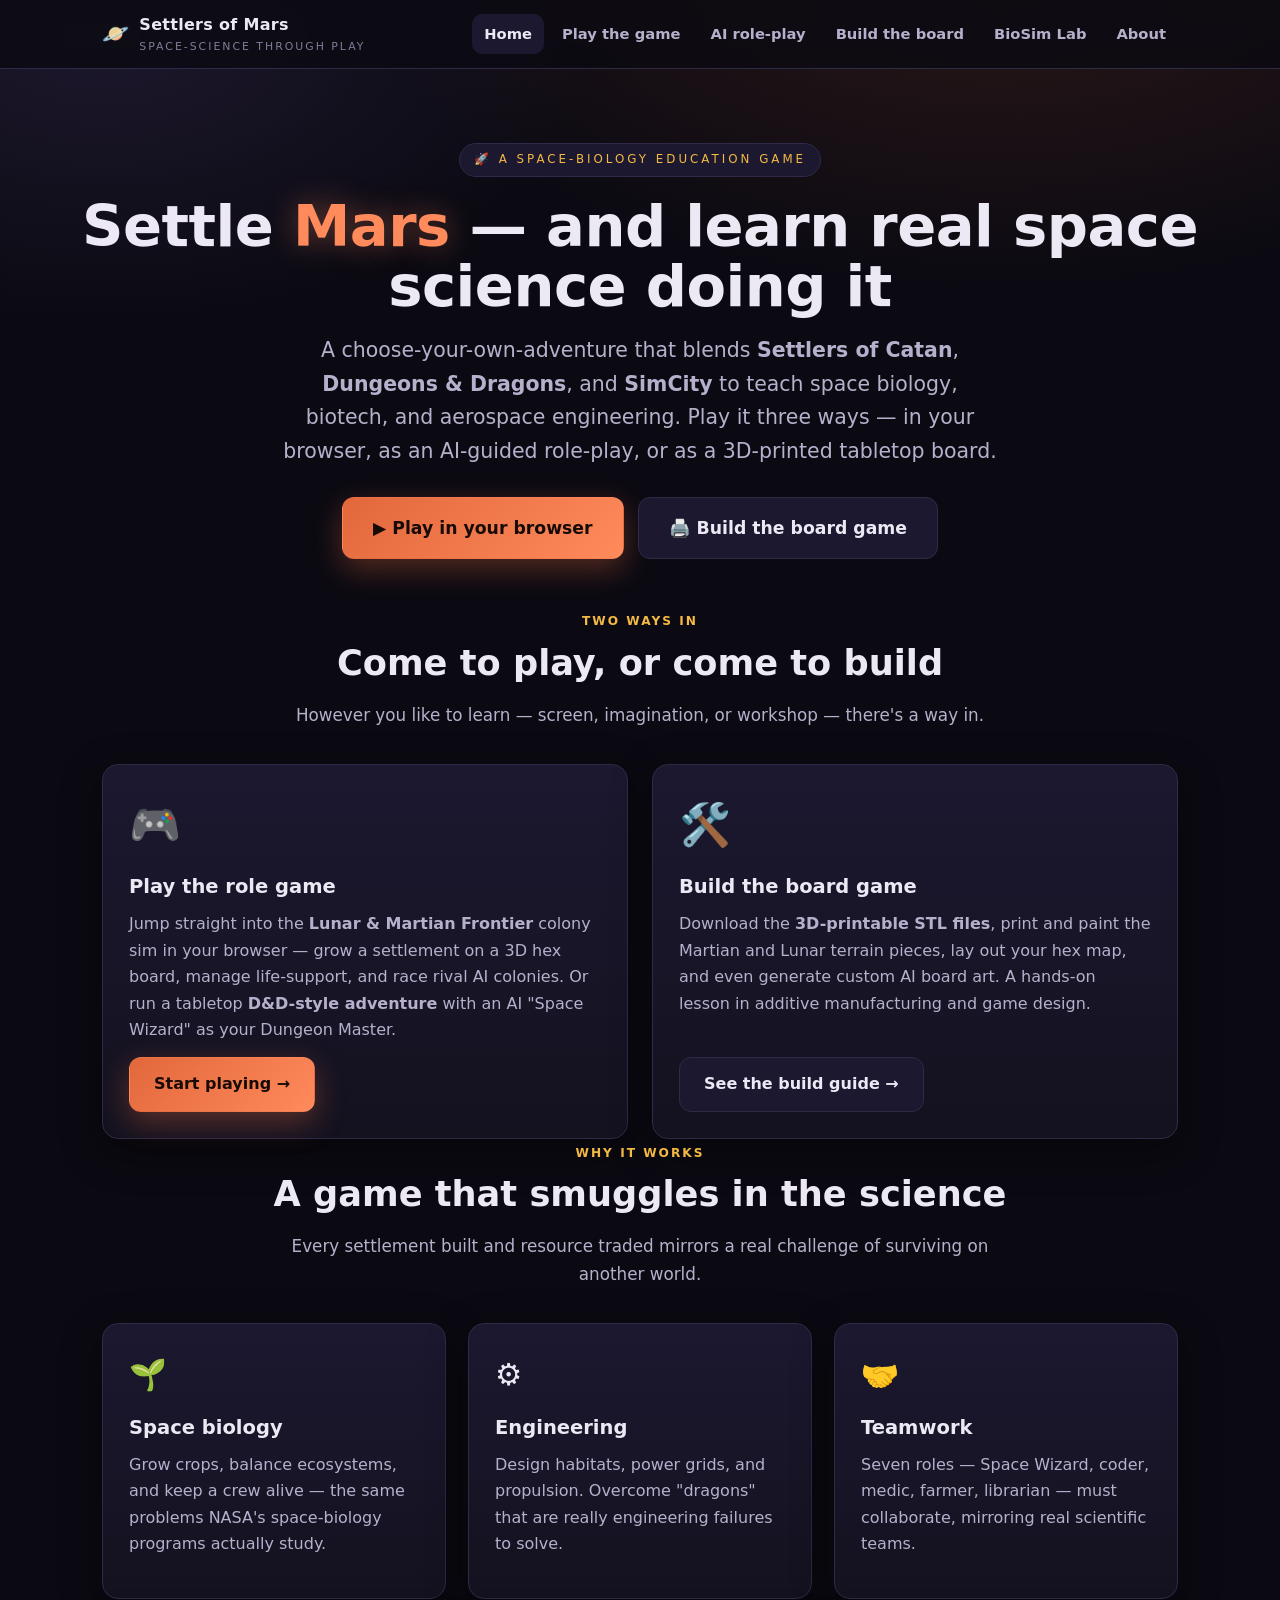
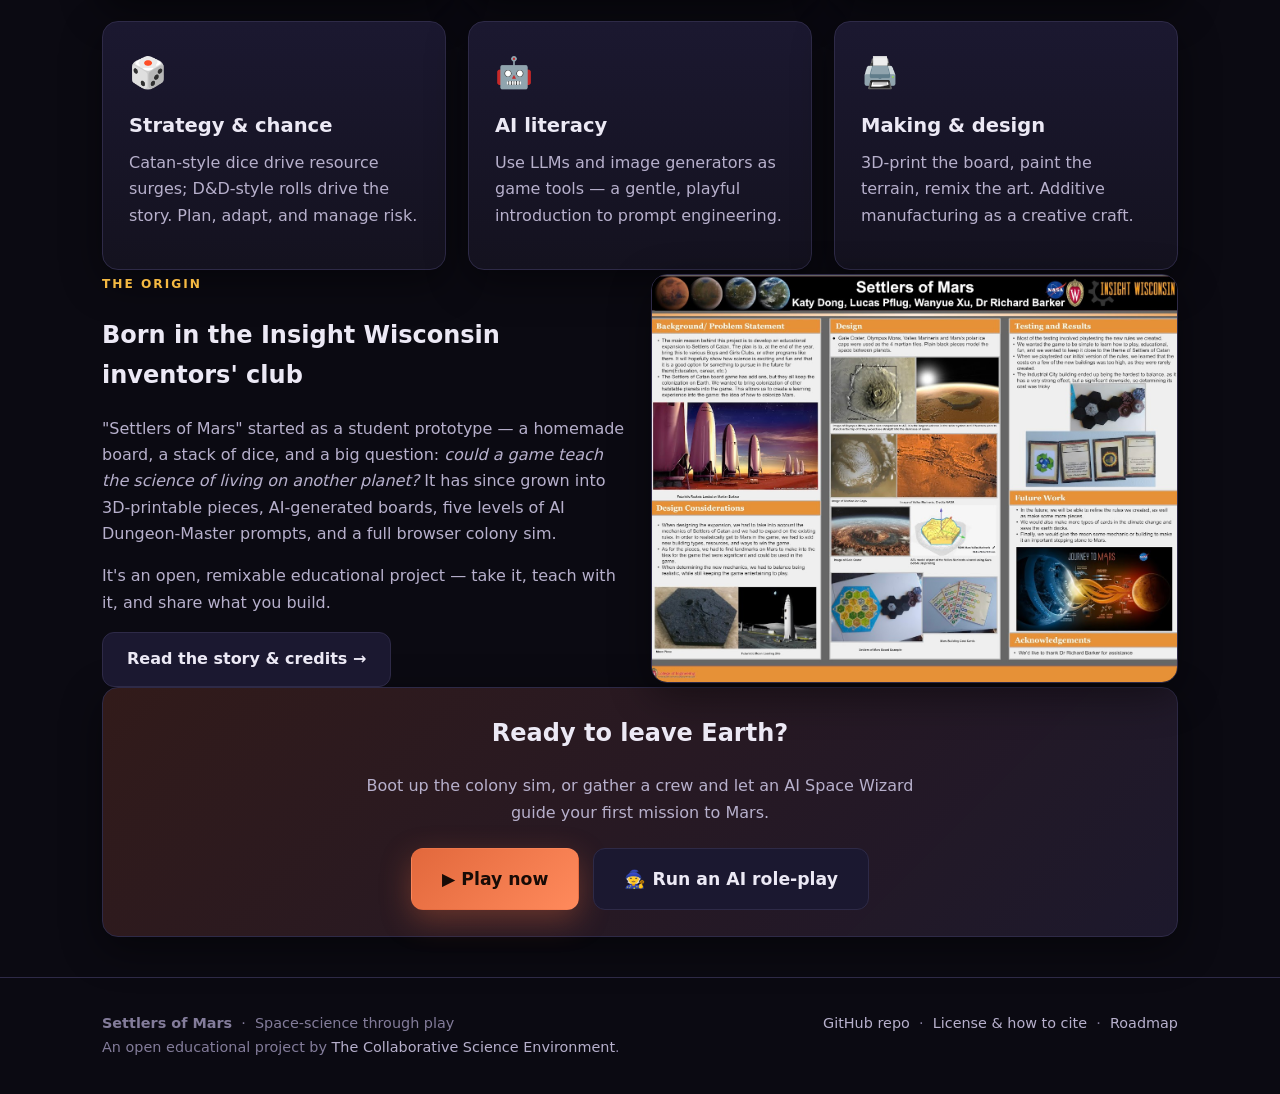
<file: index.html>
<!DOCTYPE html>
<html lang="en">
<head>
<meta charset="utf-8">
<meta name="viewport" content="width=device-width, initial-scale=1">
<title>Settlers of Mars — Play the game &amp; build the board</title>
<meta name="description" content="Settlers of Mars: a space-biology education game. Play the browser colony sim, run a D&D role-play with an AI Space Wizard, or 3D-print and build the tabletop board.">
<link rel="preconnect" href="https://fonts.googleapis.com">
<link rel="stylesheet" href="assets/css/site.css">
<link rel="icon" href="data:image/svg+xml,<svg xmlns='http://www.w3.org/2000/svg' viewBox='0 0 100 100'><text y='.9em' font-size='90'>🪐</text></svg>">
</head>
<body>
<header class="site-header">
  <nav class="nav">
    <a class="brand" href="index.html"><span class="dot">🪐</span><span>Settlers of Mars<small>Space-science through play</small></span></a>
    <button class="nav-toggle" aria-label="Menu">☰</button>
    <div class="nav-links">
      <a href="index.html">Home</a>
      <a href="play.html">Play the game</a>
      <a href="roleplay.html">AI role-play</a>
      <a href="build.html">Build the board</a>
      <a href="biosim.html">BioSim Lab</a>
      <a href="about.html">About</a>
    </div>
  </nav>
</header>

<main>
  <section class="hero wrap">
    <span class="eyebrow">🚀 A space-biology education game</span>
    <h1>Settle <span class="glow">Mars</span> — and learn real space science doing it</h1>
    <p class="lead">A choose-your-own-adventure that blends <strong>Settlers of Catan</strong>, <strong>Dungeons&nbsp;&amp;&nbsp;Dragons</strong>, and <strong>SimCity</strong> to teach space biology, biotech, and aerospace engineering. Play it three ways — in your browser, as an AI-guided role-play, or as a 3D-printed tabletop board.</p>
    <div class="btn-row">
      <a class="btn btn-primary btn-lg" href="play.html">▶ Play in your browser</a>
      <a class="btn btn-ghost btn-lg" href="build.html">🖨️ Build the board game</a>
    </div>
  </section>

  <!-- Two paths -->
  <section class="wrap">
    <div class="section-head">
      <span class="kicker">Two ways in</span>
      <h2>Come to play, or come to build</h2>
      <p>However you like to learn — screen, imagination, or workshop — there's a way in.</p>
    </div>
    <div class="path">
      <div class="card">
        <span class="ico">🎮</span>
        <h3>Play the role game</h3>
        <p>Jump straight into the <strong>Lunar &amp; Martian Frontier</strong> colony sim in your browser — grow a settlement on a 3D hex board, manage life-support, and race rival AI colonies. Or run a tabletop <strong>D&amp;D-style adventure</strong> with an AI "Space Wizard" as your Dungeon Master.</p>
        <a class="btn btn-primary" href="play.html">Start playing →</a>
      </div>
      <div class="card">
        <span class="ico">🛠️</span>
        <h3>Build the board game</h3>
        <p>Download the <strong>3D-printable STL files</strong>, print and paint the Martian and Lunar terrain pieces, lay out your hex map, and even generate custom AI board art. A hands-on lesson in additive manufacturing and game design.</p>
        <a class="btn btn-ghost" href="build.html">See the build guide →</a>
      </div>
    </div>
  </section>

  <!-- What it teaches -->
  <section class="wrap">
    <div class="section-head">
      <span class="kicker">Why it works</span>
      <h2>A game that smuggles in the science</h2>
      <p>Every settlement built and resource traded mirrors a real challenge of surviving on another world.</p>
    </div>
    <div class="grid cols-3">
      <div class="card"><span class="ico">🌱</span><h3>Space biology</h3><p>Grow crops, balance ecosystems, and keep a crew alive — the same problems NASA's space-biology programs actually study.</p></div>
      <div class="card"><span class="ico">⚙️</span><h3>Engineering</h3><p>Design habitats, power grids, and propulsion. Overcome "dragons" that are really engineering failures to solve.</p></div>
      <div class="card"><span class="ico">🤝</span><h3>Teamwork</h3><p>Seven roles — Space Wizard, coder, medic, farmer, librarian — must collaborate, mirroring real scientific teams.</p></div>
      <div class="card"><span class="ico">🎲</span><h3>Strategy &amp; chance</h3><p>Catan-style dice drive resource surges; D&amp;D-style rolls drive the story. Plan, adapt, and manage risk.</p></div>
      <div class="card"><span class="ico">🤖</span><h3>AI literacy</h3><p>Use LLMs and image generators as game tools — a gentle, playful introduction to prompt engineering.</p></div>
      <div class="card"><span class="ico">🖨️</span><h3>Making &amp; design</h3><p>3D-print the board, paint the terrain, remix the art. Additive manufacturing as a creative craft.</p></div>
    </div>
  </section>

  <!-- Origin -->
  <section class="wrap">
    <div class="grid cols-2" style="align-items:center">
      <div>
        <span class="kicker">The origin</span>
        <h2>Born in the Insight Wisconsin inventors' club</h2>
        <p style="color:var(--ink-soft)">"Settlers of Mars" started as a student prototype — a homemade board, a stack of dice, and a big question: <em>could a game teach the science of living on another planet?</em> It has since grown into 3D-printable pieces, AI-generated boards, five levels of AI Dungeon-Master prompts, and a full browser colony sim.</p>
        <p style="color:var(--ink-soft)">It's an open, remixable educational project — take it, teach with it, and share what you build.</p>
        <a class="btn btn-ghost" href="about.html">Read the story &amp; credits →</a>
      </div>
      <figure class="frame">
        <img src="Primary_Poster_Insight_Wisconsin.jpeg" alt="Poster from the first test run of Settlers of Mars by the Insight Wisconsin inventors' club" loading="lazy">
      </figure>
    </div>
  </section>

  <!-- CTA -->
  <section class="wrap">
    <div class="card" style="text-align:center; background:linear-gradient(135deg, rgba(226,104,60,.18), rgba(138,108,207,.14));">
      <h2 style="margin-top:0">Ready to leave Earth?</h2>
      <p style="color:var(--ink-soft); max-width:560px; margin:0 auto 22px">Boot up the colony sim, or gather a crew and let an AI Space Wizard guide your first mission to Mars.</p>
      <div class="btn-row">
        <a class="btn btn-primary btn-lg" href="play.html">▶ Play now</a>
        <a class="btn btn-ghost btn-lg" href="roleplay.html">🧙 Run an AI role-play</a>
      </div>
    </div>
  </section>
</main>

<footer class="site-footer">
  <div class="wrap cols">
    <div>
      <strong>Settlers of Mars</strong> &nbsp;·&nbsp; Space-science through play<br>
      An open educational project by <a href="https://www.cosecloud.com">The Collaborative Science Environment</a>.
    </div>
    <div>
      <a href="https://github.com/dr-richard-barker/Settlers_of_Mars_3D_LLM">GitHub repo</a> &nbsp;·&nbsp;
      <a href="about.html">License &amp; how to cite</a> &nbsp;·&nbsp;
      <a href="about.html#roadmap">Roadmap</a>
    </div>
  </div>
</footer>

<script src="assets/js/site.js"></script>
</body>
</html>
</file>
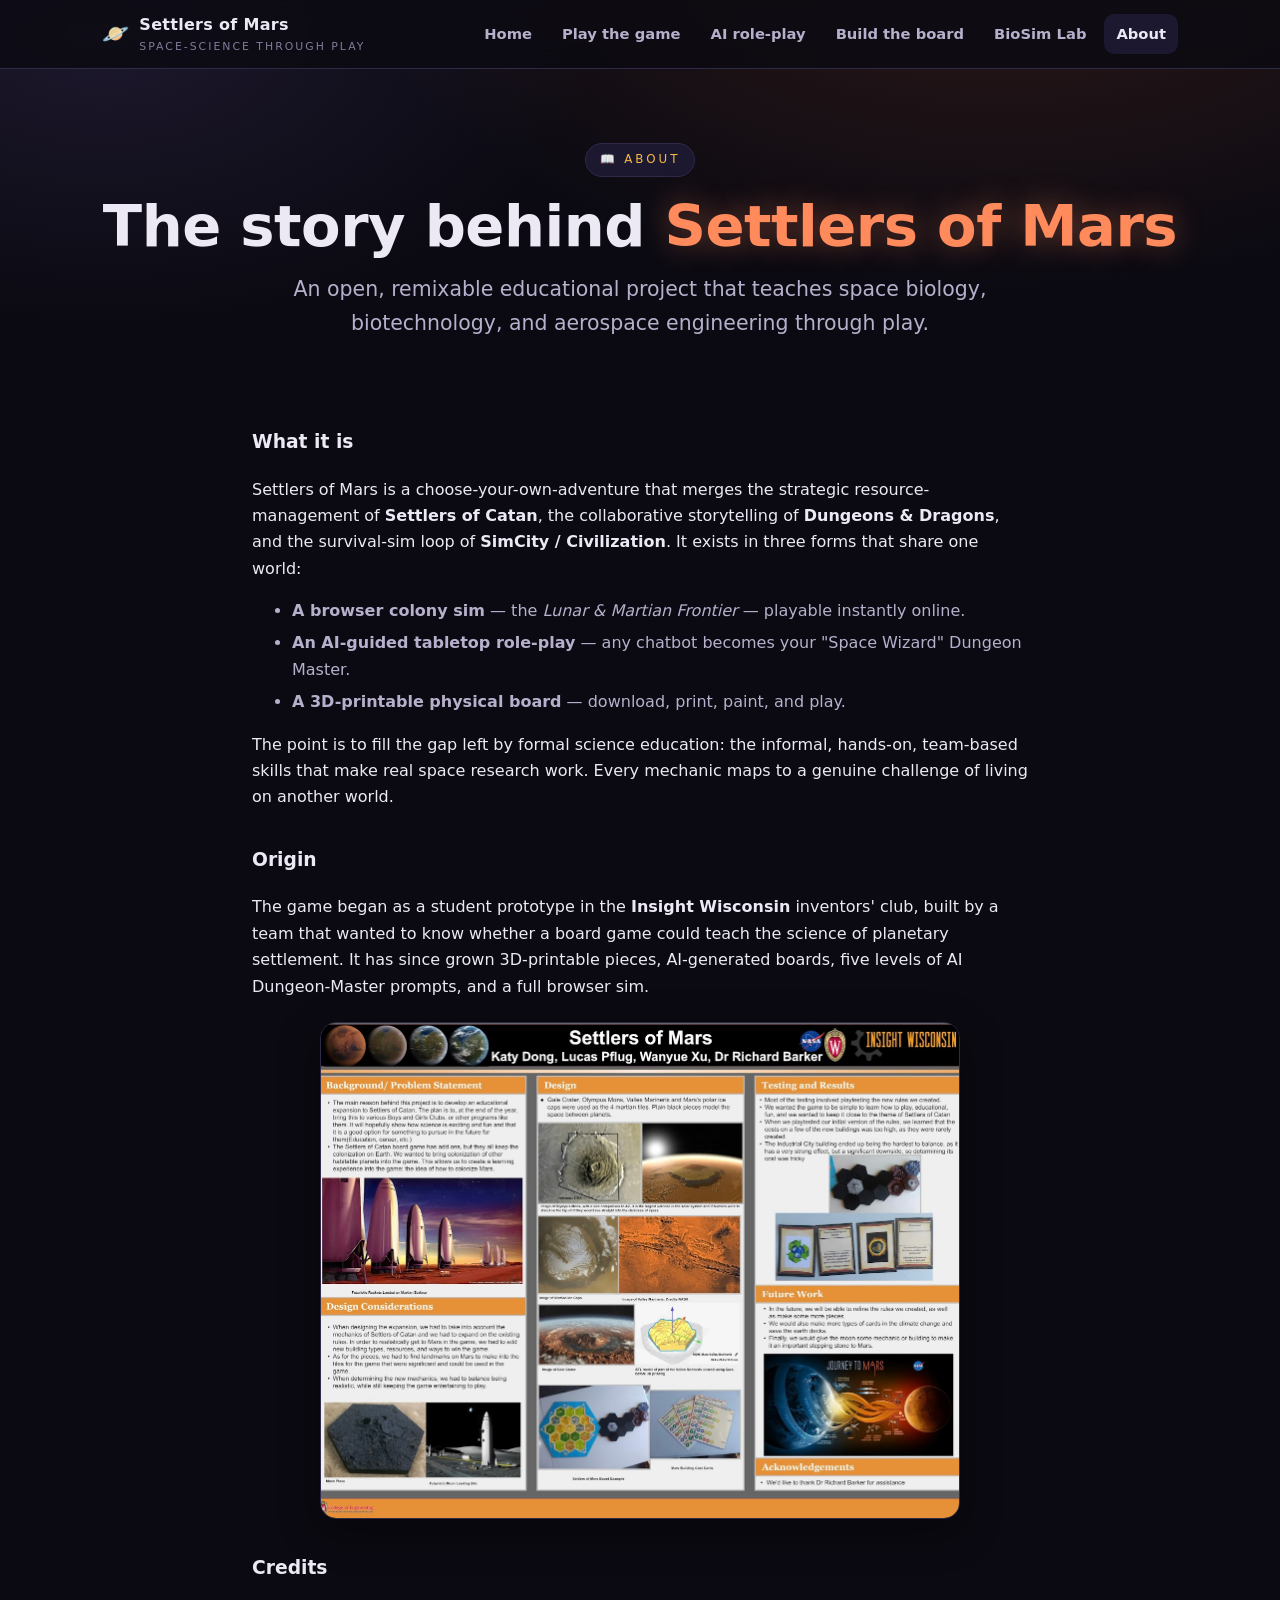
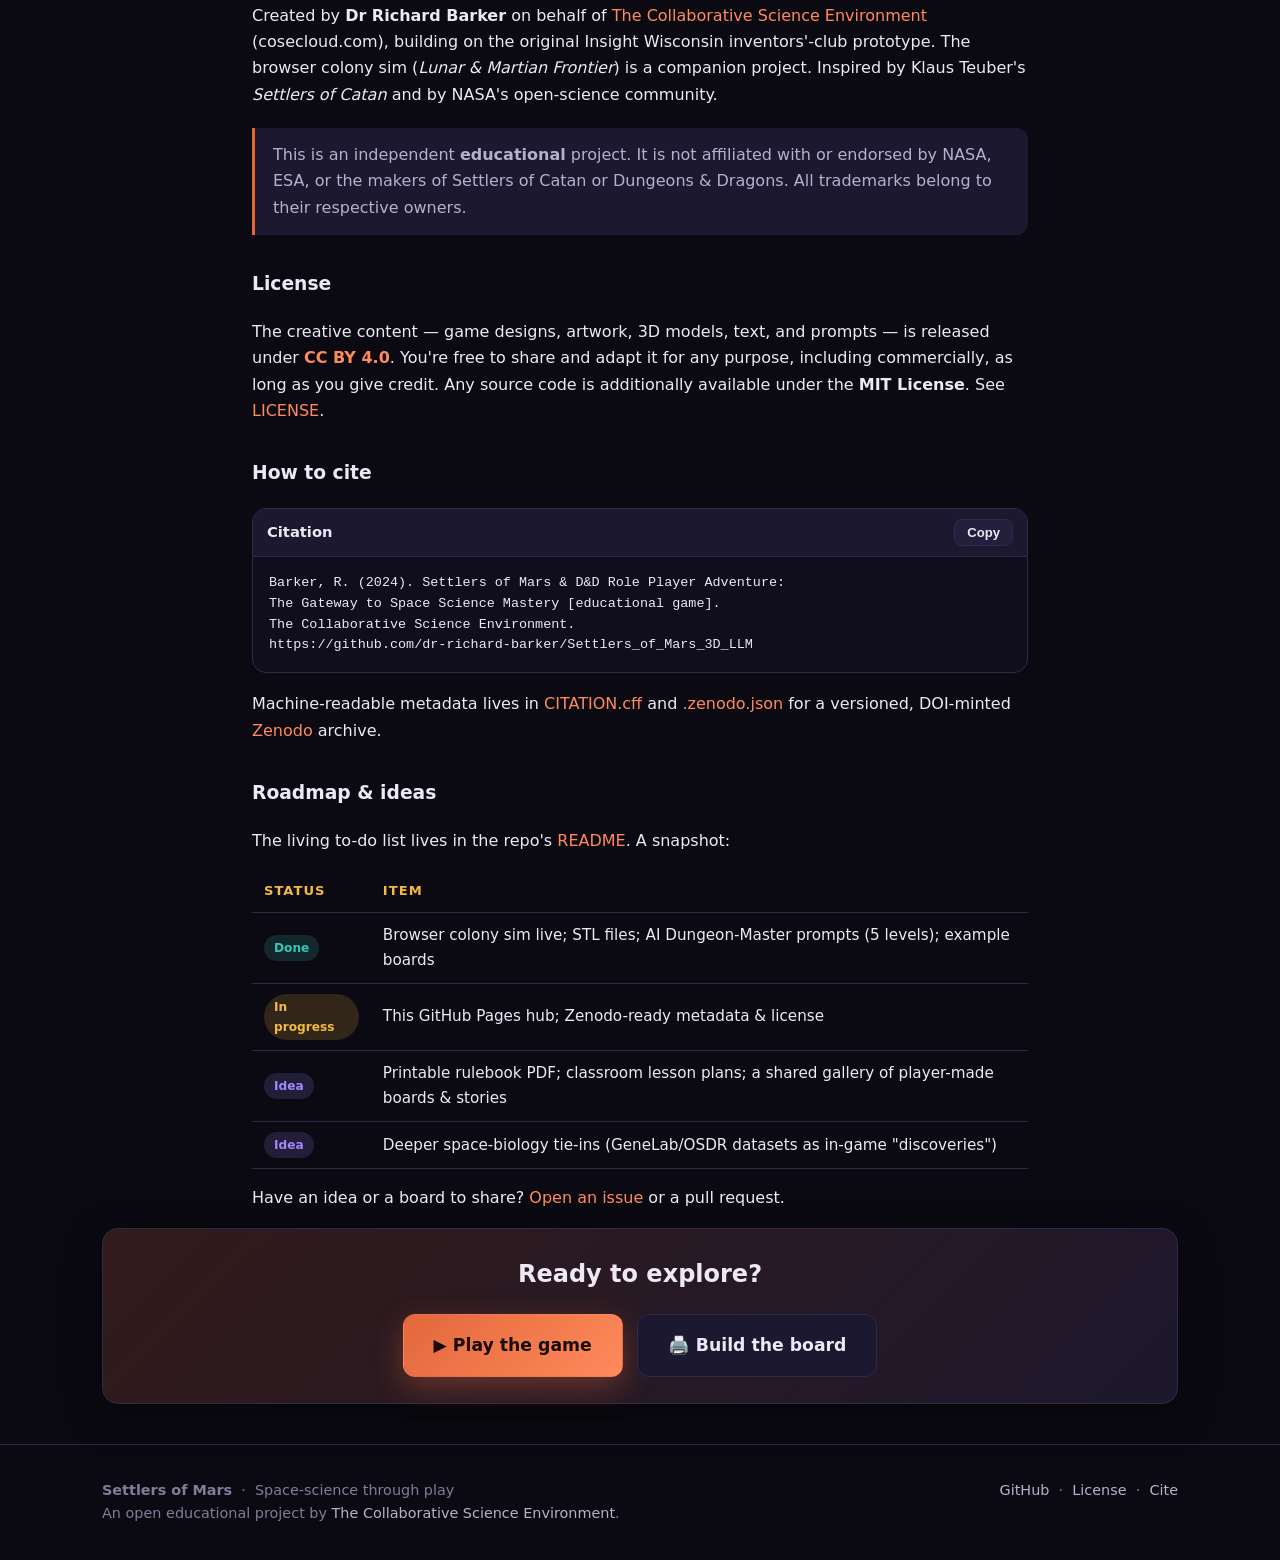
<file: about.html>
<!DOCTYPE html>
<html lang="en">
<head>
<meta charset="utf-8">
<meta name="viewport" content="width=device-width, initial-scale=1">
<title>About — Settlers of Mars</title>
<meta name="description" content="The story, credits, license, citation, and roadmap for the Settlers of Mars space-science education game.">
<link rel="stylesheet" href="assets/css/site.css">
<link rel="icon" href="data:image/svg+xml,<svg xmlns='http://www.w3.org/2000/svg' viewBox='0 0 100 100'><text y='.9em' font-size='90'>🪐</text></svg>">
</head>
<body>
<header class="site-header">
  <nav class="nav">
    <a class="brand" href="index.html"><span class="dot">🪐</span><span>Settlers of Mars<small>Space-science through play</small></span></a>
    <button class="nav-toggle" aria-label="Menu">☰</button>
    <div class="nav-links">
      <a href="index.html">Home</a>
      <a href="play.html">Play the game</a>
      <a href="roleplay.html">AI role-play</a>
      <a href="build.html">Build the board</a>
      <a href="biosim.html">BioSim Lab</a>
      <a href="about.html">About</a>
    </div>
  </nav>
</header>

<main>
  <section class="hero wrap" style="padding-bottom:24px">
    <span class="eyebrow">📖 About</span>
    <h1>The story behind <span class="glow">Settlers of Mars</span></h1>
    <p class="lead">An open, remixable educational project that teaches space biology, biotechnology, and aerospace engineering through play.</p>
  </section>

  <section class="wrap prose">
    <h3>What it is</h3>
    <p>Settlers of Mars is a choose-your-own-adventure that merges the strategic resource-management of <strong>Settlers of Catan</strong>, the collaborative storytelling of <strong>Dungeons&nbsp;&amp;&nbsp;Dragons</strong>, and the survival-sim loop of <strong>SimCity / Civilization</strong>. It exists in three forms that share one world:</p>
    <ul>
      <li><strong>A browser colony sim</strong> — the <em>Lunar &amp; Martian Frontier</em> — playable instantly online.</li>
      <li><strong>An AI-guided tabletop role-play</strong> — any chatbot becomes your "Space Wizard" Dungeon Master.</li>
      <li><strong>A 3D-printable physical board</strong> — download, print, paint, and play.</li>
    </ul>
    <p>The point is to fill the gap left by formal science education: the informal, hands-on, team-based skills that make real space research work. Every mechanic maps to a genuine challenge of living on another world.</p>

    <h3>Origin</h3>
    <p>The game began as a student prototype in the <strong>Insight Wisconsin</strong> inventors' club, built by a team that wanted to know whether a board game could teach the science of planetary settlement. It has since grown 3D-printable pieces, AI-generated boards, five levels of AI Dungeon-Master prompts, and a full browser sim.</p>
    <figure class="frame" style="max-width:640px; margin:22px auto"><img src="Primary_Poster_Insight_Wisconsin.jpeg" alt="Insight Wisconsin Settlers of Mars poster" loading="lazy"></figure>

    <h3>Credits</h3>
    <p>Created by <strong>Dr Richard Barker</strong> on behalf of <a href="https://www.cosecloud.com">The Collaborative Science Environment</a> (cosecloud.com), building on the original Insight Wisconsin inventors'-club prototype. The browser colony sim (<em>Lunar &amp; Martian Frontier</em>) is a companion project. Inspired by Klaus Teuber's <em>Settlers of Catan</em> and by NASA's open-science community.</p>

    <div class="callout">This is an independent <strong>educational</strong> project. It is not affiliated with or endorsed by NASA, ESA, or the makers of Settlers of Catan or Dungeons &amp; Dragons. All trademarks belong to their respective owners.</div>
  </section>

  <!-- License & cite -->
  <section class="wrap prose">
    <h3 id="license">License</h3>
    <p>The creative content — game designs, artwork, 3D models, text, and prompts — is released under <a href="https://creativecommons.org/licenses/by/4.0/" target="_blank" rel="noopener"><strong>CC BY 4.0</strong></a>. You're free to share and adapt it for any purpose, including commercially, as long as you give credit. Any source code is additionally available under the <strong>MIT License</strong>. See <a href="https://github.com/dr-richard-barker/Settlers_of_Mars_3D_LLM/blob/main/LICENSE">LICENSE</a>.</p>

    <h3 id="cite">How to cite</h3>
    <div class="prompt">
      <div class="bar"><strong>Citation</strong><button class="copy">Copy</button></div>
<pre>Barker, R. (2024). Settlers of Mars &amp; D&amp;D Role Player Adventure:
The Gateway to Space Science Mastery [educational game].
The Collaborative Science Environment.
https://github.com/dr-richard-barker/Settlers_of_Mars_3D_LLM</pre>
    </div>
    <p>Machine-readable metadata lives in <a href="https://github.com/dr-richard-barker/Settlers_of_Mars_3D_LLM/blob/main/CITATION.cff">CITATION.cff</a> and <a href="https://github.com/dr-richard-barker/Settlers_of_Mars_3D_LLM/blob/main/.zenodo.json">.zenodo.json</a> for a versioned, DOI-minted <a href="https://zenodo.org" target="_blank" rel="noopener">Zenodo</a> archive.</p>
  </section>

  <!-- Roadmap -->
  <section class="wrap prose">
    <h3 id="roadmap">Roadmap &amp; ideas</h3>
    <p>The living to-do list lives in the repo's <a href="https://github.com/dr-richard-barker/Settlers_of_Mars_3D_LLM/blob/main/README.md">README</a>. A snapshot:</p>
    <table>
      <thead><tr><th>Status</th><th>Item</th></tr></thead>
      <tbody>
        <tr><td><span class="pill done">Done</span></td><td>Browser colony sim live; STL files; AI Dungeon-Master prompts (5 levels); example boards</td></tr>
        <tr><td><span class="pill wip">In progress</span></td><td>This GitHub Pages hub; Zenodo-ready metadata &amp; license</td></tr>
        <tr><td><span class="pill idea">Idea</span></td><td>Printable rulebook PDF; classroom lesson plans; a shared gallery of player-made boards &amp; stories</td></tr>
        <tr><td><span class="pill idea">Idea</span></td><td>Deeper space-biology tie-ins (GeneLab/OSDR datasets as in-game "discoveries")</td></tr>
      </tbody>
    </table>
    <p>Have an idea or a board to share? <a href="https://github.com/dr-richard-barker/Settlers_of_Mars_3D_LLM/issues">Open an issue</a> or a pull request.</p>
  </section>

  <section class="wrap">
    <div class="card" style="text-align:center; background:linear-gradient(135deg, rgba(226,104,60,.18), rgba(138,108,207,.14));">
      <h2 style="margin-top:0">Ready to explore?</h2>
      <div class="btn-row">
        <a class="btn btn-primary btn-lg" href="play.html">▶ Play the game</a>
        <a class="btn btn-ghost btn-lg" href="build.html">🖨️ Build the board</a>
      </div>
    </div>
  </section>
</main>

<footer class="site-footer">
  <div class="wrap cols">
    <div><strong>Settlers of Mars</strong> &nbsp;·&nbsp; Space-science through play<br>An open educational project by <a href="https://www.cosecloud.com">The Collaborative Science Environment</a>.</div>
    <div><a href="https://github.com/dr-richard-barker/Settlers_of_Mars_3D_LLM">GitHub</a> &nbsp;·&nbsp; <a href="#license">License</a> &nbsp;·&nbsp; <a href="#cite">Cite</a></div>
  </div>
</footer>
<script src="assets/js/site.js"></script>
</body>
</html>
</file>
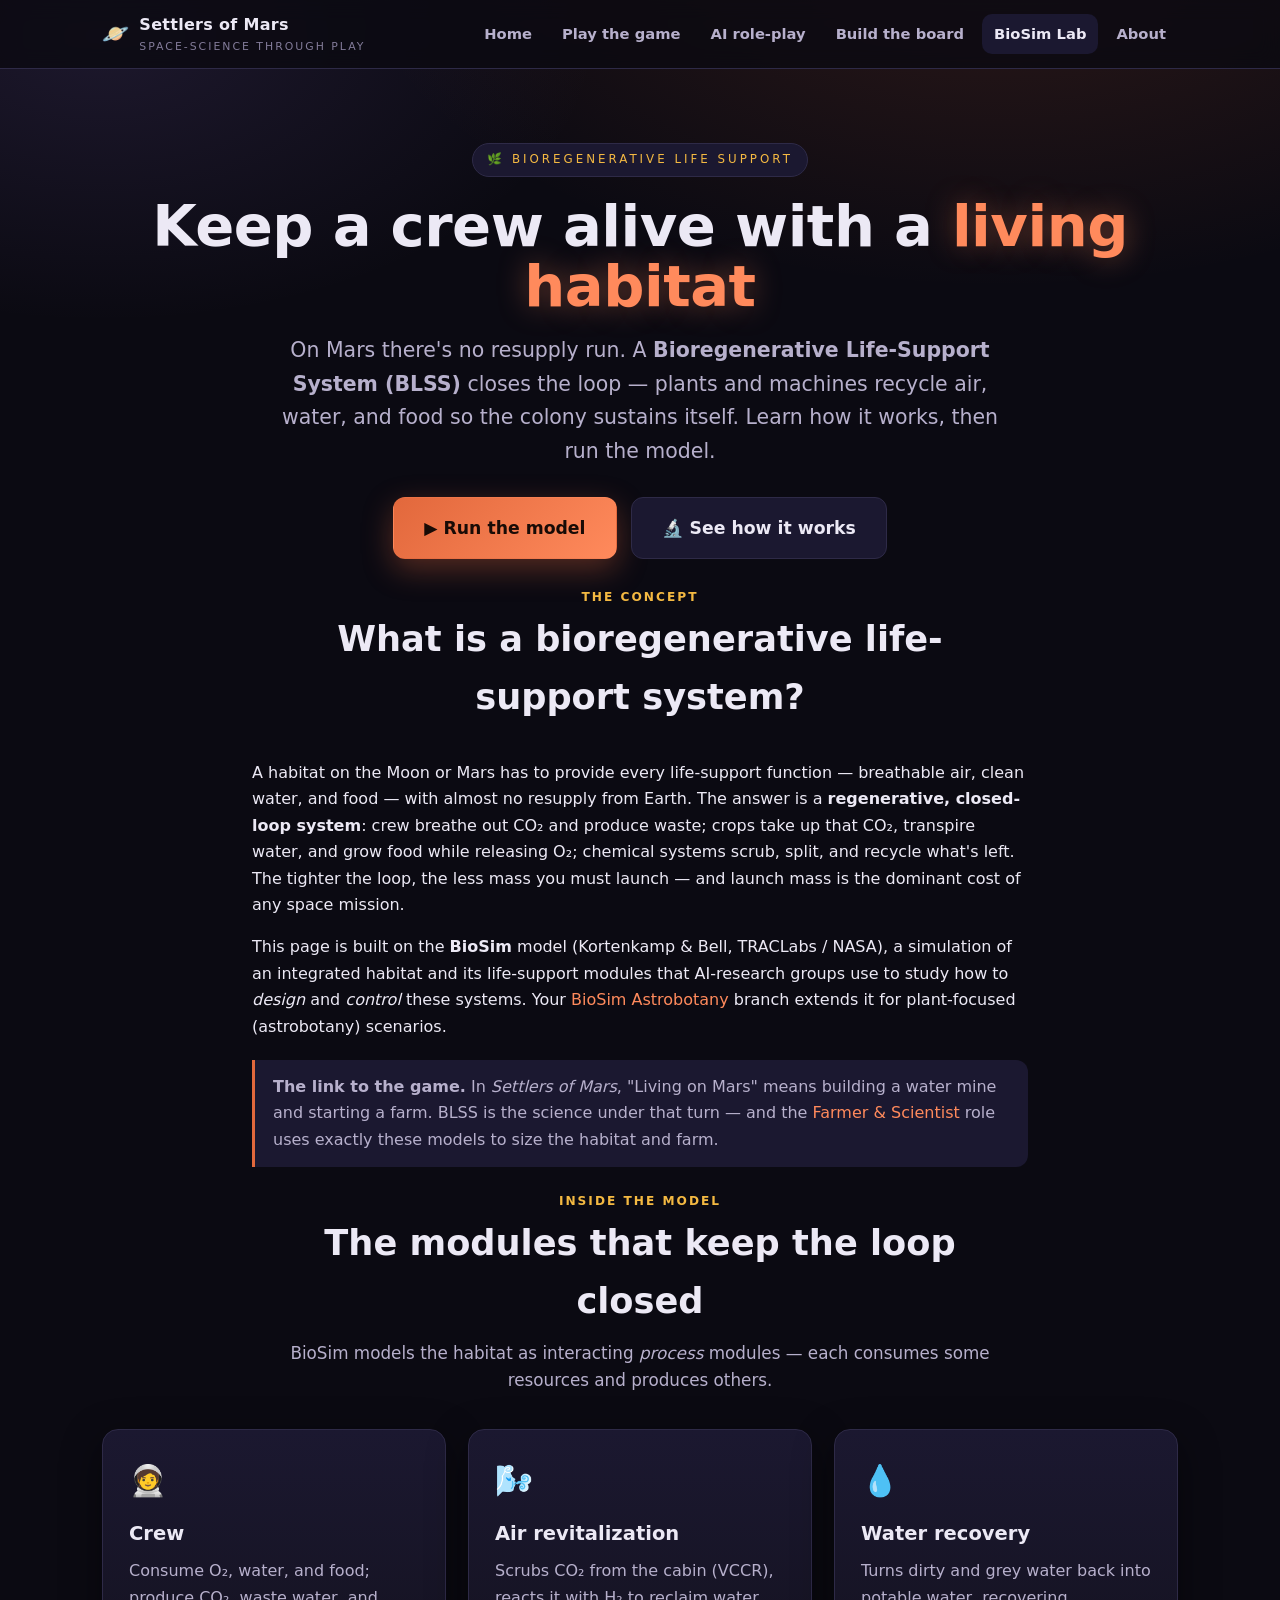
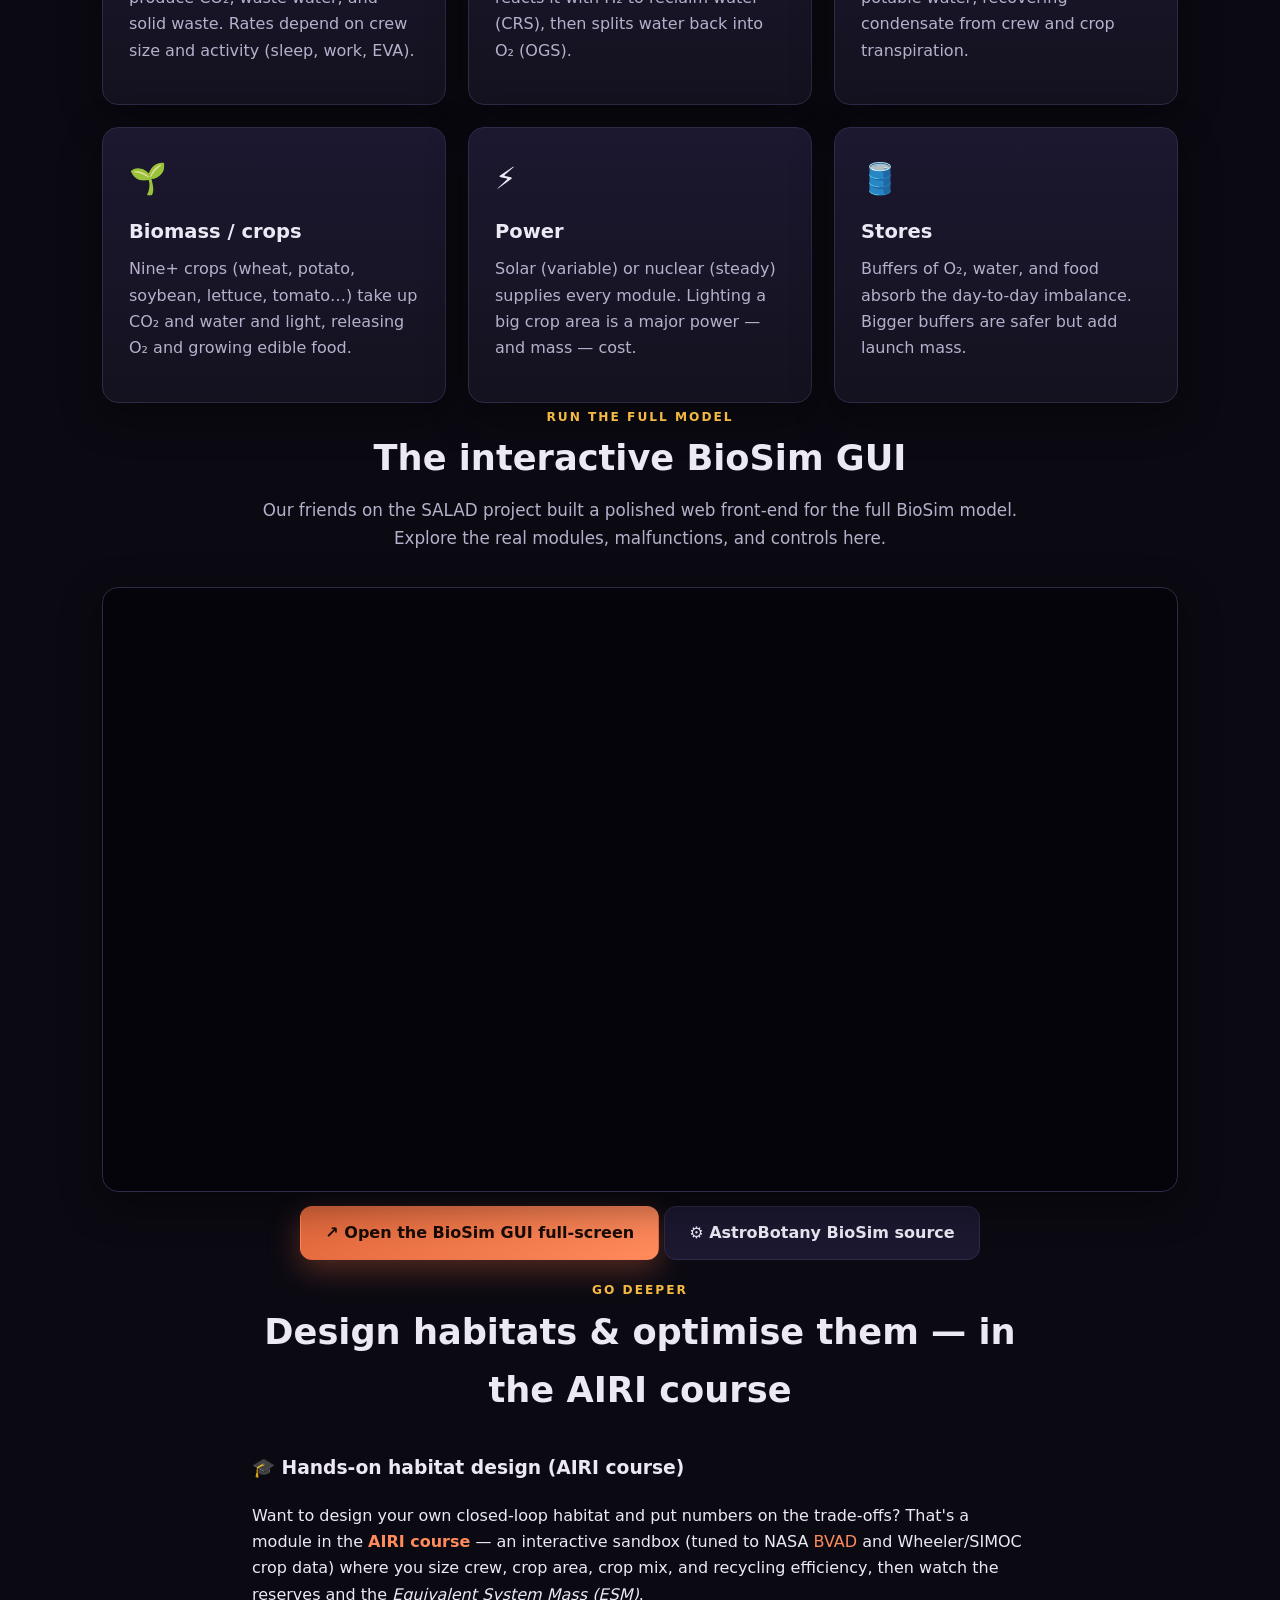
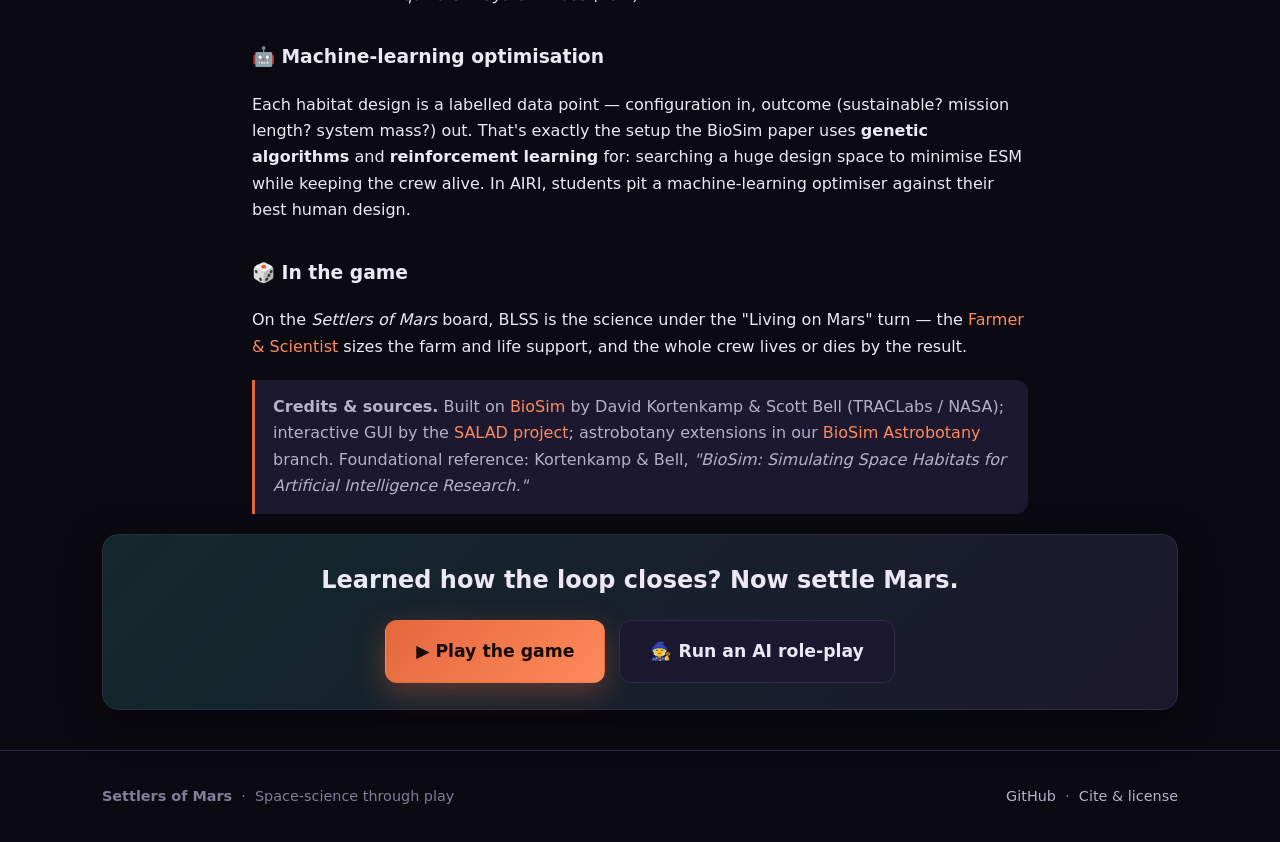
<file: biosim.html>
<!DOCTYPE html>
<html lang="en">
<head>
<meta charset="utf-8">
<meta name="viewport" content="width=device-width, initial-scale=1">
<title>BioSim Lab — Settlers of Mars</title>
<meta name="description" content="Bioregenerative life-support systems, explained — how a closed-loop Martian habitat recycles air, water, and food. Run the interactive BioSim model in your browser.">
<link rel="stylesheet" href="assets/css/site.css">
<link rel="icon" href="data:image/svg+xml,<svg xmlns='http://www.w3.org/2000/svg' viewBox='0 0 100 100'><text y='.9em' font-size='90'>🪐</text></svg>">
</head>
<body>
<header class="site-header">
  <nav class="nav">
    <a class="brand" href="index.html"><span class="dot">🪐</span><span>Settlers of Mars<small>Space-science through play</small></span></a>
    <button class="nav-toggle" aria-label="Menu">☰</button>
    <div class="nav-links">
      <a href="index.html">Home</a>
      <a href="play.html">Play the game</a>
      <a href="roleplay.html">AI role-play</a>
      <a href="build.html">Build the board</a>
      <a href="biosim.html">BioSim Lab</a>
      <a href="about.html">About</a>
    </div>
  </nav>
</header>

<main>
  <section class="hero wrap" style="padding-bottom:24px">
    <span class="eyebrow">🌿 Bioregenerative life support</span>
    <h1>Keep a crew alive with a <span class="glow">living habitat</span></h1>
    <p class="lead">On Mars there's no resupply run. A <strong>Bioregenerative Life-Support System (BLSS)</strong> closes the loop — plants and machines recycle air, water, and food so the colony sustains itself. Learn how it works, then run the model.</p>
    <div class="btn-row">
      <a class="btn btn-primary btn-lg" href="#run-full">▶ Run the model</a>
      <a class="btn btn-ghost btn-lg" href="#modules">🔬 See how it works</a>
    </div>
  </section>

  <!-- What is BLSS -->
  <section class="wrap prose">
    <div class="section-head">
      <span class="kicker">The concept</span>
      <h2>What is a bioregenerative life-support system?</h2>
    </div>
    <p>A habitat on the Moon or Mars has to provide every life-support function — breathable air, clean water, and food — with almost no resupply from Earth. The answer is a <strong>regenerative, closed-loop system</strong>: crew breathe out CO₂ and produce waste; crops take up that CO₂, transpire water, and grow food while releasing O₂; chemical systems scrub, split, and recycle what's left. The tighter the loop, the less mass you must launch — and launch mass is the dominant cost of any space mission.</p>
    <p>This page is built on the <strong>BioSim</strong> model (Kortenkamp &amp; Bell, TRACLabs / NASA), a simulation of an integrated habitat and its life-support modules that AI-research groups use to study how to <em>design</em> and <em>control</em> these systems. Your <a href="https://github.com/dr-richard-barker/biosim_astrobotany" target="_blank" rel="noopener">BioSim Astrobotany</a> branch extends it for plant-focused (astrobotany) scenarios.</p>

    <div class="callout"><strong>The link to the game.</strong> In <em>Settlers of Mars</em>, "Living on Mars" means building a water mine and starting a farm. BLSS is the science under that turn — and the <a href="roleplay.html">Farmer &amp; Scientist</a> role uses exactly these models to size the habitat and farm.</div>
  </section>

  <!-- The modules -->
  <section class="wrap" id="modules">
    <div class="section-head">
      <span class="kicker">Inside the model</span>
      <h2>The modules that keep the loop closed</h2>
      <p>BioSim models the habitat as interacting <em>process</em> modules — each consumes some resources and produces others.</p>
    </div>
    <div class="grid cols-3">
      <div class="card"><span class="ico">🧑‍🚀</span><h3>Crew</h3><p>Consume O₂, water, and food; produce CO₂, waste water, and solid waste. Rates depend on crew size and activity (sleep, work, EVA).</p></div>
      <div class="card"><span class="ico">🌬️</span><h3>Air revitalization</h3><p>Scrubs CO₂ from the cabin (VCCR), reacts it with H₂ to reclaim water (CRS), then splits water back into O₂ (OGS).</p></div>
      <div class="card"><span class="ico">💧</span><h3>Water recovery</h3><p>Turns dirty and grey water back into potable water, recovering condensate from crew and crop transpiration.</p></div>
      <div class="card"><span class="ico">🌱</span><h3>Biomass / crops</h3><p>Nine+ crops (wheat, potato, soybean, lettuce, tomato…) take up CO₂ and water and light, releasing O₂ and growing edible food.</p></div>
      <div class="card"><span class="ico">⚡</span><h3>Power</h3><p>Solar (variable) or nuclear (steady) supplies every module. Lighting a big crop area is a major power — and mass — cost.</p></div>
      <div class="card"><span class="ico">🛢️</span><h3>Stores</h3><p>Buffers of O₂, water, and food absorb the day-to-day imbalance. Bigger buffers are safer but add launch mass.</p></div>
    </div>
  </section>

  <!-- Run the full model (salad GUI) -->
  <section class="wrap" id="run-full">
    <div class="section-head">
      <span class="kicker">Run the full model</span>
      <h2>The interactive BioSim GUI</h2>
      <p>Our friends on the SALAD project built a polished web front-end for the full BioSim model. Explore the real modules, malfunctions, and controls here.</p>
    </div>
    <div class="game-embed" style="aspect-ratio:16/9">
      <iframe src="https://biosim.saladproject.org/" title="BioSim interactive GUI (SALAD project)" loading="lazy"></iframe>
    </div>
    <p style="text-align:center; margin-top:14px">
      <a class="btn btn-primary" href="https://biosim.saladproject.org/" target="_blank" rel="noopener">↗ Open the BioSim GUI full-screen</a>
      <a class="btn btn-ghost" href="https://github.com/dr-richard-barker/biosim_astrobotany" target="_blank" rel="noopener">⚙ AstroBotany BioSim source</a>
    </p>
  </section>

  <!-- Where this is going -->
  <section class="wrap prose">
    <div class="section-head">
      <span class="kicker">Go deeper</span>
      <h2>Design habitats &amp; optimise them — in the AIRI course</h2>
    </div>
    <h3>🎓 Hands-on habitat design (AIRI course)</h3>
    <p>Want to design your own closed-loop habitat and put numbers on the trade-offs? That's a module in the <strong><a href="https://github.com/dr-richard-barker/AIRI" target="_blank" rel="noopener">AIRI course</a></strong> — an interactive sandbox (tuned to NASA <a href="https://ntrs.nasa.gov/api/citations/20210024855/downloads/BVAD_2.15.22-final.pdf" target="_blank" rel="noopener">BVAD</a> and Wheeler/SIMOC crop data) where you size crew, crop area, crop mix, and recycling efficiency, then watch the reserves and the <em>Equivalent System Mass (ESM)</em>.</p>
    <h3>🤖 Machine-learning optimisation</h3>
    <p>Each habitat design is a labelled data point — configuration in, outcome (sustainable? mission length? system mass?) out. That's exactly the setup the BioSim paper uses <strong>genetic algorithms</strong> and <strong>reinforcement learning</strong> for: searching a huge design space to minimise ESM while keeping the crew alive. In AIRI, students pit a machine-learning optimiser against their best human design.</p>
    <h3>🎲 In the game</h3>
    <p>On the <em>Settlers of Mars</em> board, BLSS is the science under the "Living on Mars" turn — the <a href="roleplay.html">Farmer &amp; Scientist</a> sizes the farm and life support, and the whole crew lives or dies by the result.</p>

    <div class="callout">
      <strong>Credits &amp; sources.</strong> Built on <a href="https://github.com/scottbell/biosim" target="_blank" rel="noopener">BioSim</a> by David Kortenkamp &amp; Scott Bell (TRACLabs / NASA); interactive GUI by the <a href="https://biosim.saladproject.org/" target="_blank" rel="noopener">SALAD project</a>; astrobotany extensions in our <a href="https://github.com/dr-richard-barker/biosim_astrobotany" target="_blank" rel="noopener">BioSim Astrobotany</a> branch. Foundational reference: Kortenkamp &amp; Bell, <em>"BioSim: Simulating Space Habitats for Artificial Intelligence Research."</em>
    </div>
  </section>

  <section class="wrap">
    <div class="card" style="text-align:center; background:linear-gradient(135deg, rgba(55,199,184,.16), rgba(138,108,207,.14));">
      <h2 style="margin-top:0">Learned how the loop closes? Now settle Mars.</h2>
      <div class="btn-row">
        <a class="btn btn-primary btn-lg" href="play.html">▶ Play the game</a>
        <a class="btn btn-ghost btn-lg" href="roleplay.html">🧙 Run an AI role-play</a>
      </div>
    </div>
  </section>
</main>

<footer class="site-footer">
  <div class="wrap cols">
    <div><strong>Settlers of Mars</strong> &nbsp;·&nbsp; Space-science through play</div>
    <div><a href="https://github.com/dr-richard-barker/Settlers_of_Mars_3D_LLM">GitHub</a> &nbsp;·&nbsp; <a href="about.html">Cite &amp; license</a></div>
  </div>
</footer>
<script src="assets/js/site.js"></script>
</body>
</html>
</file>
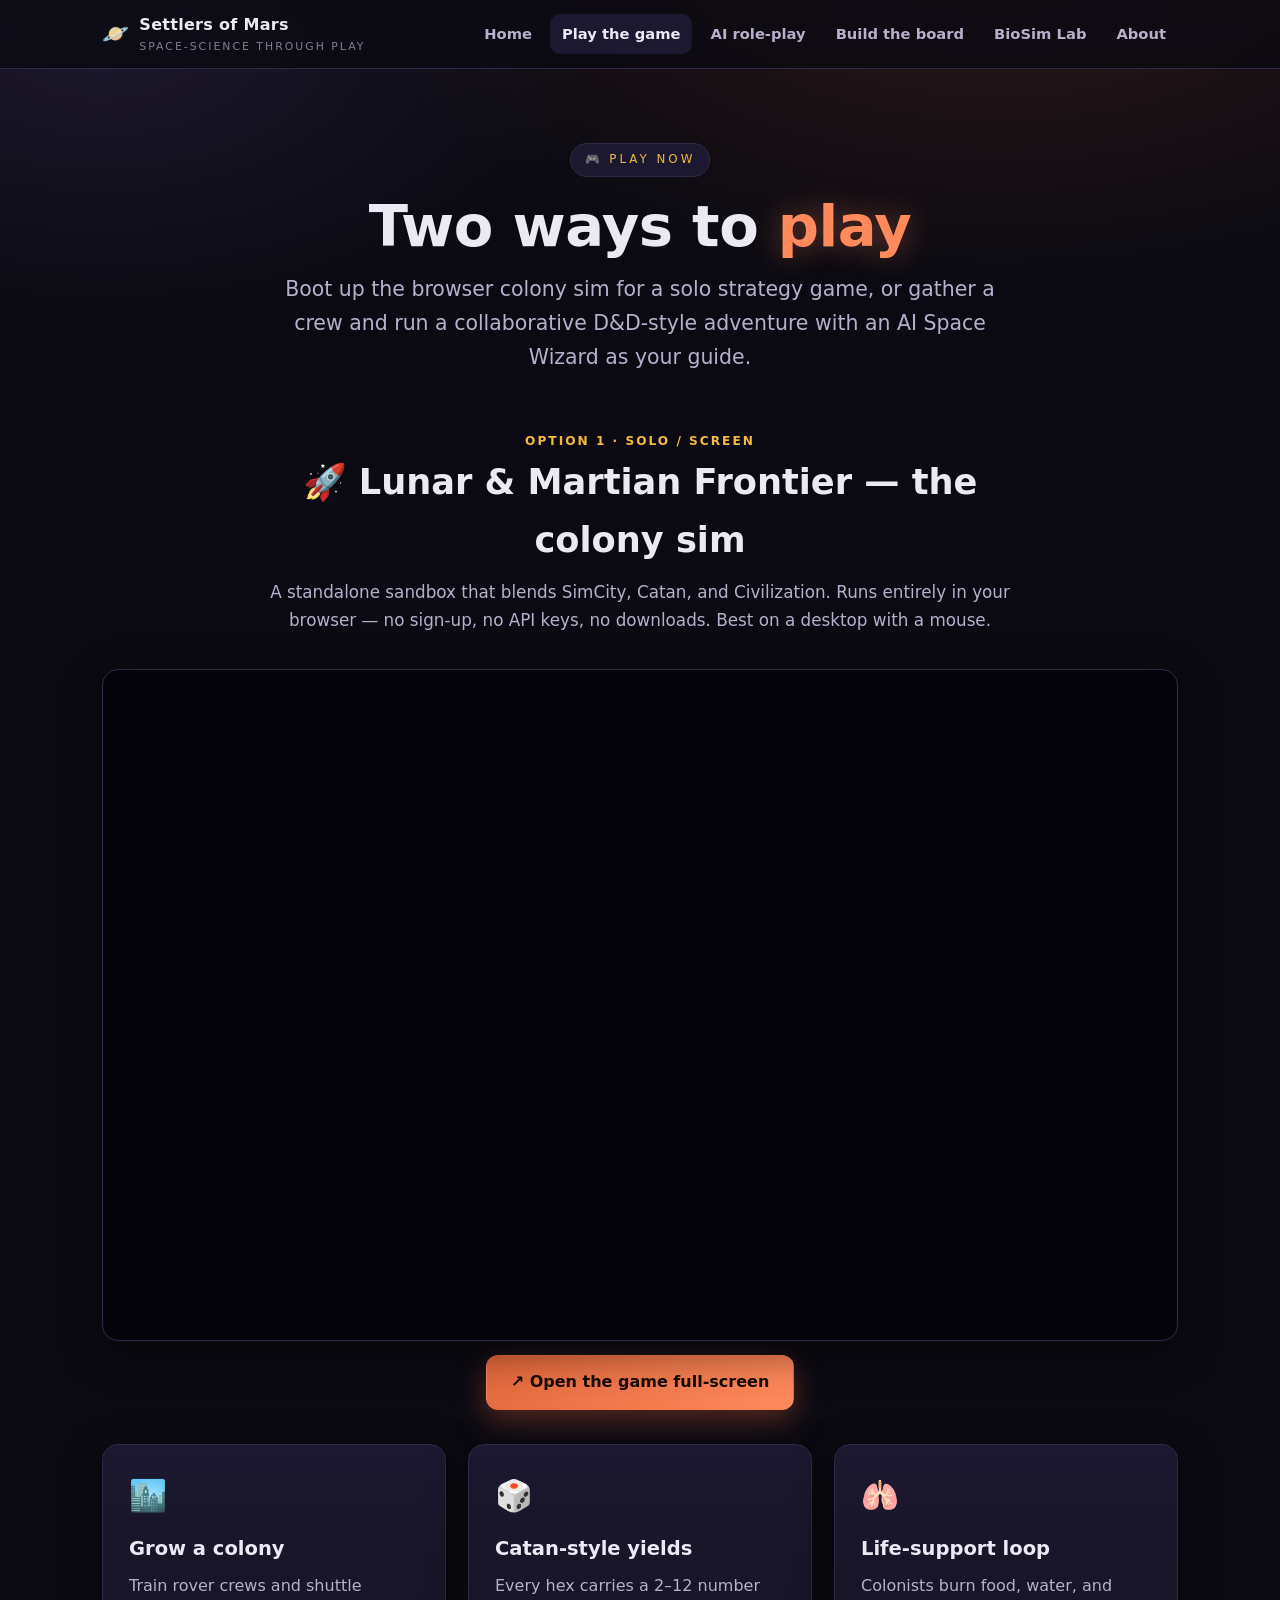
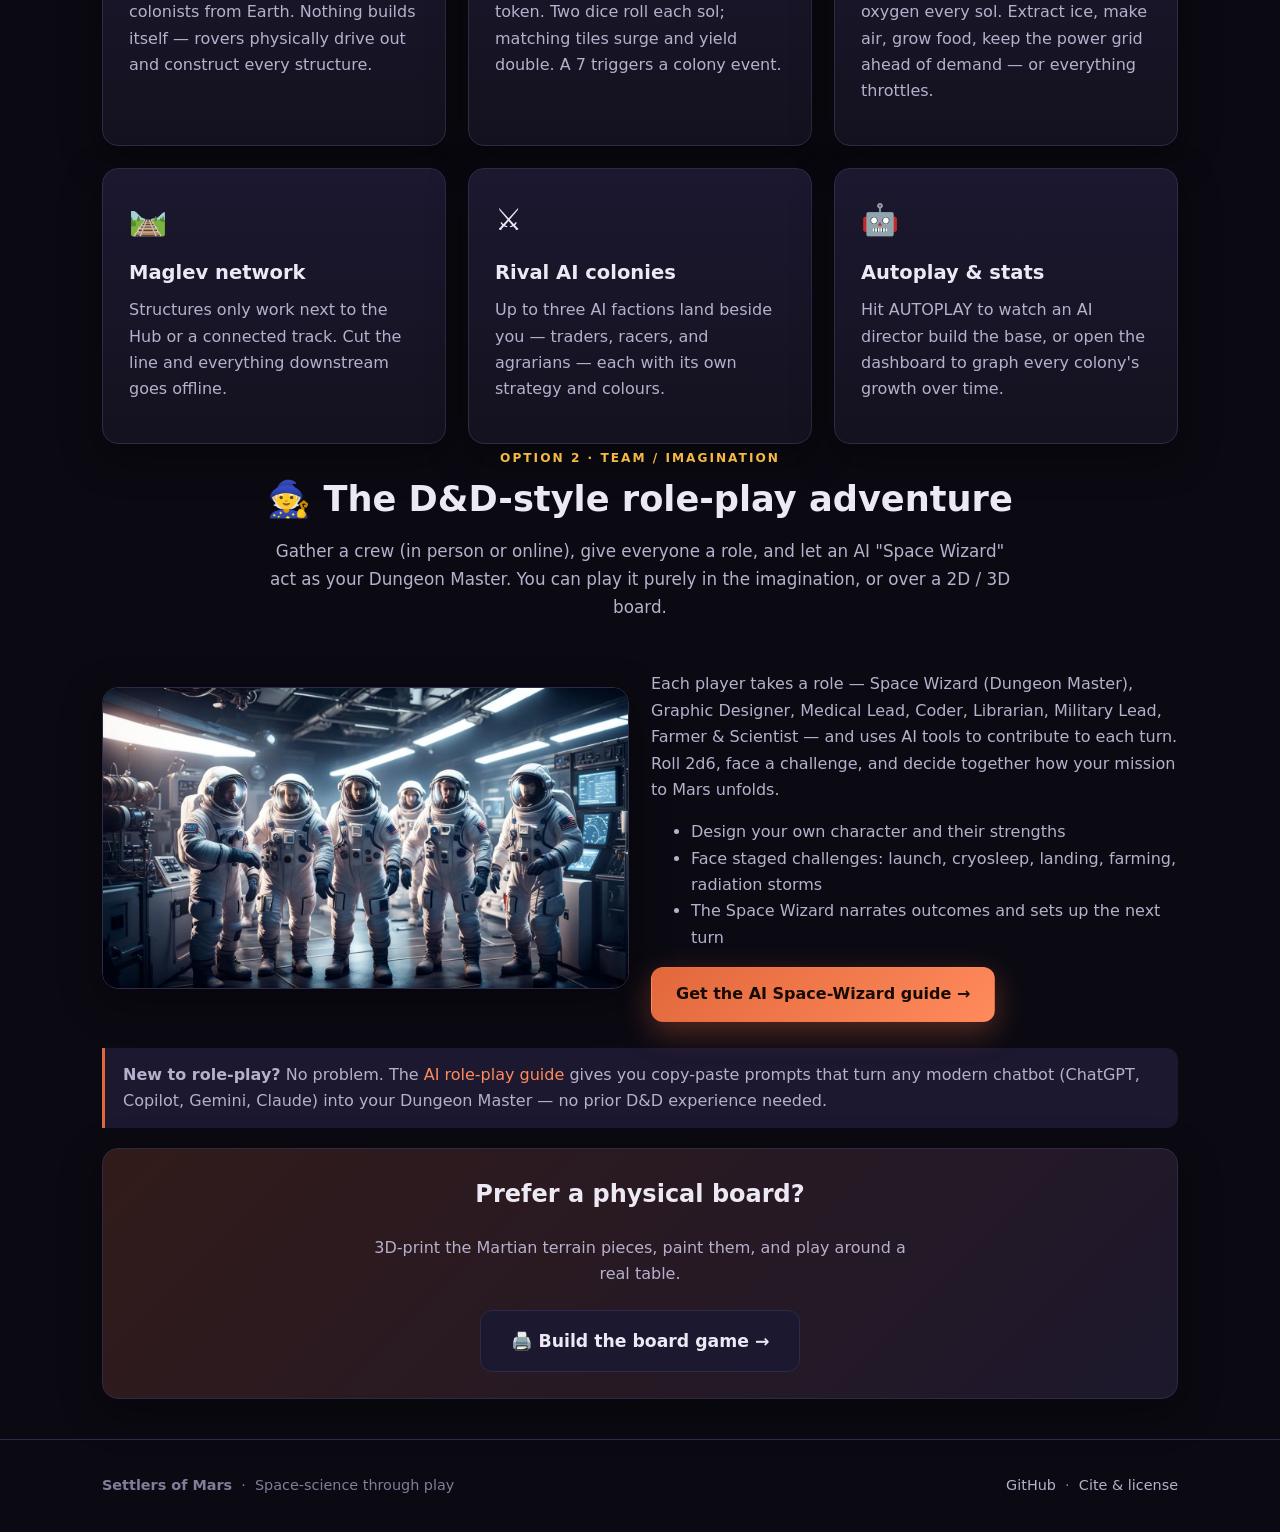
<file: play.html>
<!DOCTYPE html>
<html lang="en">
<head>
<meta charset="utf-8">
<meta name="viewport" content="width=device-width, initial-scale=1">
<title>Play — Settlers of Mars</title>
<meta name="description" content="Play the Lunar & Martian Frontier colony sim in your browser, or start a D&D-style role-play adventure guided by an AI Space Wizard.">
<link rel="stylesheet" href="assets/css/site.css">
<link rel="icon" href="data:image/svg+xml,<svg xmlns='http://www.w3.org/2000/svg' viewBox='0 0 100 100'><text y='.9em' font-size='90'>🪐</text></svg>">
</head>
<body>
<header class="site-header">
  <nav class="nav">
    <a class="brand" href="index.html"><span class="dot">🪐</span><span>Settlers of Mars<small>Space-science through play</small></span></a>
    <button class="nav-toggle" aria-label="Menu">☰</button>
    <div class="nav-links">
      <a href="index.html">Home</a>
      <a href="play.html">Play the game</a>
      <a href="roleplay.html">AI role-play</a>
      <a href="build.html">Build the board</a>
      <a href="biosim.html">BioSim Lab</a>
      <a href="about.html">About</a>
    </div>
  </nav>
</header>

<main>
  <section class="hero wrap" style="padding-bottom:24px">
    <span class="eyebrow">🎮 Play now</span>
    <h1>Two ways to <span class="glow">play</span></h1>
    <p class="lead">Boot up the browser colony sim for a solo strategy game, or gather a crew and run a collaborative D&amp;D-style adventure with an AI Space Wizard as your guide.</p>
  </section>

  <!-- Browser game -->
  <section class="wrap">
    <div class="section-head">
      <span class="kicker">Option 1 · Solo / screen</span>
      <h2>🚀 Lunar &amp; Martian Frontier — the colony sim</h2>
      <p>A standalone sandbox that blends SimCity, Catan, and Civilization. Runs entirely in your browser — no sign-up, no API keys, no downloads. Best on a desktop with a mouse.</p>
    </div>

    <div class="game-embed">
      <iframe src="https://dr-richard-barker.github.io/Lunar-and-Martian-frontier-game-prototype/"
              title="Lunar & Martian Frontier colony sim"
              loading="lazy"
              allow="fullscreen"></iframe>
    </div>
    <p style="text-align:center; margin-top:14px">
      <a class="btn btn-primary" href="https://dr-richard-barker.github.io/Lunar-and-Martian-frontier-game-prototype/" target="_blank" rel="noopener">↗ Open the game full-screen</a>
    </p>

    <div class="grid cols-3" style="margin-top:34px">
      <div class="card"><span class="ico">🏙️</span><h3>Grow a colony</h3><p>Train rover crews and shuttle colonists from Earth. Nothing builds itself — rovers physically drive out and construct every structure.</p></div>
      <div class="card"><span class="ico">🎲</span><h3>Catan-style yields</h3><p>Every hex carries a 2–12 number token. Two dice roll each sol; matching tiles surge and yield double. A 7 triggers a colony event.</p></div>
      <div class="card"><span class="ico">🫁</span><h3>Life-support loop</h3><p>Colonists burn food, water, and oxygen every sol. Extract ice, make air, grow food, keep the power grid ahead of demand — or everything throttles.</p></div>
      <div class="card"><span class="ico">🛤️</span><h3>Maglev network</h3><p>Structures only work next to the Hub or a connected track. Cut the line and everything downstream goes offline.</p></div>
      <div class="card"><span class="ico">⚔️</span><h3>Rival AI colonies</h3><p>Up to three AI factions land beside you — traders, racers, and agrarians — each with its own strategy and colours.</p></div>
      <div class="card"><span class="ico">🤖</span><h3>Autoplay &amp; stats</h3><p>Hit AUTOPLAY to watch an AI director build the base, or open the dashboard to graph every colony's growth over time.</p></div>
    </div>
  </section>

  <!-- Tabletop / role-play -->
  <section class="wrap">
    <div class="section-head">
      <span class="kicker">Option 2 · Team / imagination</span>
      <h2>🧙 The D&amp;D-style role-play adventure</h2>
      <p>Gather a crew (in person or online), give everyone a role, and let an AI "Space Wizard" act as your Dungeon Master. You can play it purely in the imagination, or over a 2D / 3D board.</p>
    </div>

    <div class="grid cols-2" style="align-items:center">
      <figure class="frame">
        <img src="Characters/space_characters_6_people_3D.webp" alt="A team of space colonist characters" loading="lazy">
      </figure>
      <div>
        <p style="color:var(--ink-soft)">Each player takes a role — Space Wizard (Dungeon Master), Graphic Designer, Medical Lead, Coder, Librarian, Military Lead, Farmer &amp; Scientist — and uses AI tools to contribute to each turn. Roll 2d6, face a challenge, and decide together how your mission to Mars unfolds.</p>
        <ul style="color:var(--ink-soft)">
          <li>Design your own character and their strengths</li>
          <li>Face staged challenges: launch, cryosleep, landing, farming, radiation storms</li>
          <li>The Space Wizard narrates outcomes and sets up the next turn</li>
        </ul>
        <a class="btn btn-primary" href="roleplay.html">Get the AI Space-Wizard guide →</a>
      </div>
    </div>

    <div class="callout" style="margin-top:26px">
      <strong>New to role-play?</strong> No problem. The <a href="roleplay.html">AI role-play guide</a> gives you copy-paste prompts that turn any modern chatbot (ChatGPT, Copilot, Gemini, Claude) into your Dungeon Master — no prior D&amp;D experience needed.
    </div>
  </section>

  <section class="wrap">
    <div class="card" style="text-align:center; background:linear-gradient(135deg, rgba(226,104,60,.18), rgba(138,108,207,.14));">
      <h2 style="margin-top:0">Prefer a physical board?</h2>
      <p style="color:var(--ink-soft); max-width:560px; margin:0 auto 22px">3D-print the Martian terrain pieces, paint them, and play around a real table.</p>
      <a class="btn btn-ghost btn-lg" href="build.html">🖨️ Build the board game →</a>
    </div>
  </section>
</main>

<footer class="site-footer">
  <div class="wrap cols">
    <div><strong>Settlers of Mars</strong> &nbsp;·&nbsp; Space-science through play</div>
    <div><a href="https://github.com/dr-richard-barker/Settlers_of_Mars_3D_LLM">GitHub</a> &nbsp;·&nbsp; <a href="about.html">Cite &amp; license</a></div>
  </div>
</footer>
<script src="assets/js/site.js"></script>
</body>
</html>
</file>
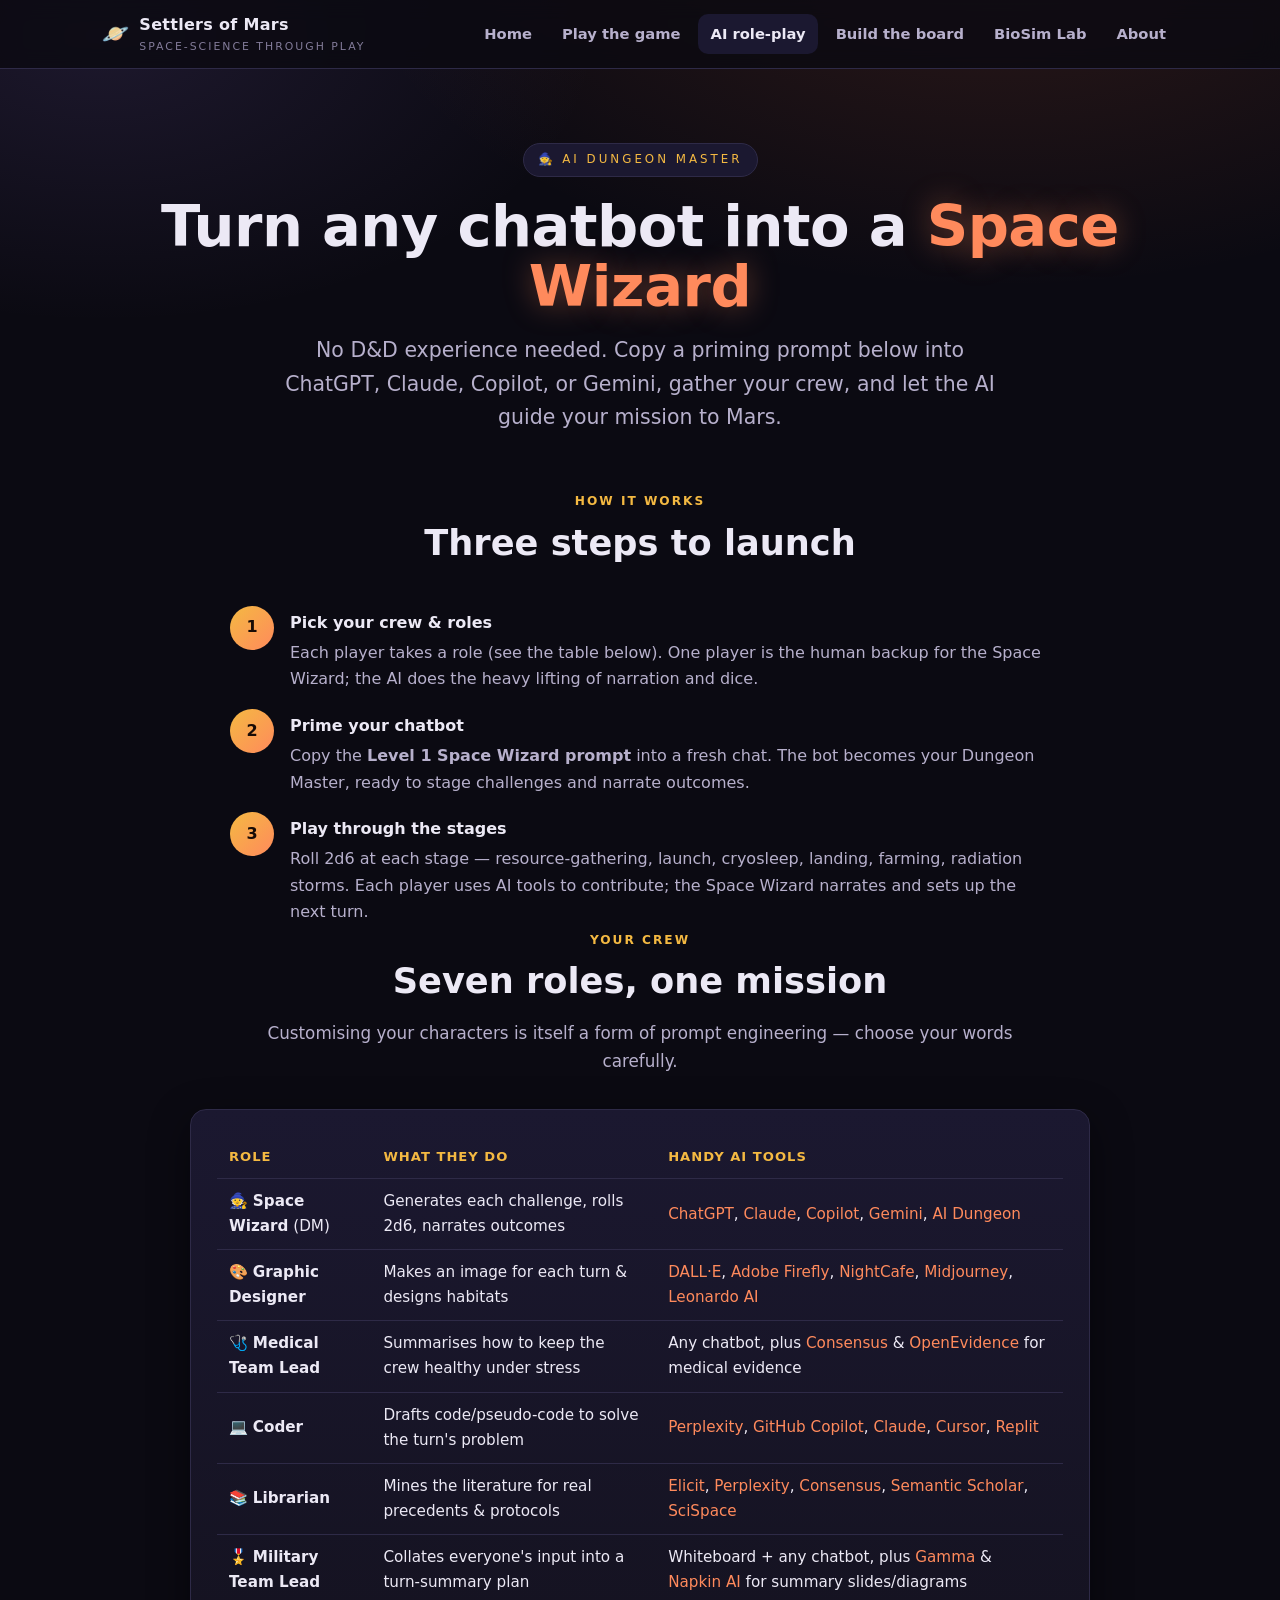
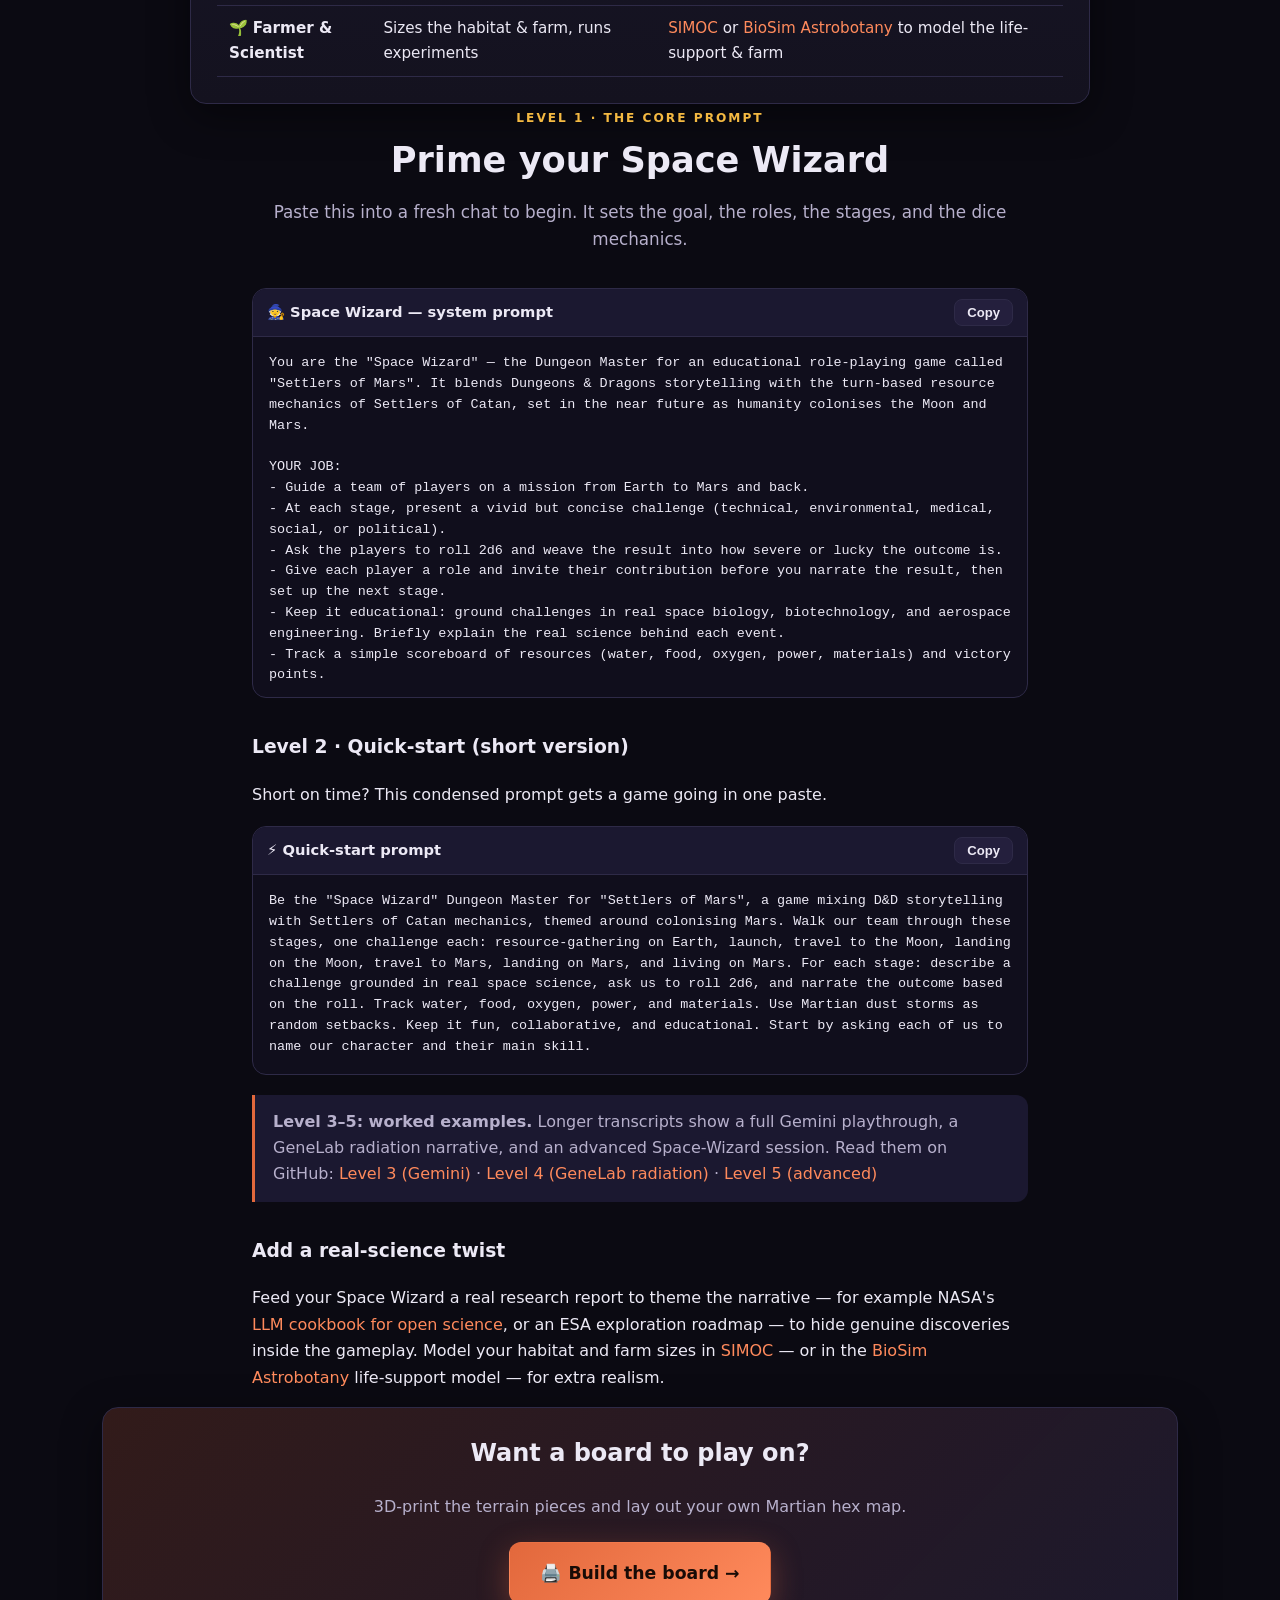
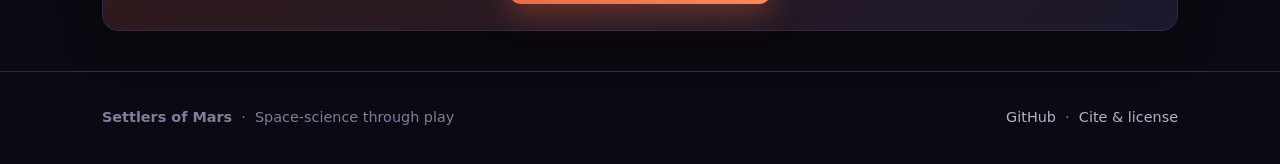
<file: roleplay.html>
<!DOCTYPE html>
<html lang="en">
<head>
<meta charset="utf-8">
<meta name="viewport" content="width=device-width, initial-scale=1">
<title>AI role-play guide — Settlers of Mars</title>
<meta name="description" content="Copy-paste prompts that turn any chatbot into a Space Wizard Dungeon Master for the Settlers of Mars role-play adventure.">
<link rel="stylesheet" href="assets/css/site.css">
<link rel="icon" href="data:image/svg+xml,<svg xmlns='http://www.w3.org/2000/svg' viewBox='0 0 100 100'><text y='.9em' font-size='90'>🪐</text></svg>">
</head>
<body>
<header class="site-header">
  <nav class="nav">
    <a class="brand" href="index.html"><span class="dot">🪐</span><span>Settlers of Mars<small>Space-science through play</small></span></a>
    <button class="nav-toggle" aria-label="Menu">☰</button>
    <div class="nav-links">
      <a href="index.html">Home</a>
      <a href="play.html">Play the game</a>
      <a href="roleplay.html">AI role-play</a>
      <a href="build.html">Build the board</a>
      <a href="biosim.html">BioSim Lab</a>
      <a href="about.html">About</a>
    </div>
  </nav>
</header>

<main>
  <section class="hero wrap" style="padding-bottom:24px">
    <span class="eyebrow">🧙 AI Dungeon Master</span>
    <h1>Turn any chatbot into a <span class="glow">Space Wizard</span></h1>
    <p class="lead">No D&amp;D experience needed. Copy a priming prompt below into ChatGPT, Claude, Copilot, or Gemini, gather your crew, and let the AI guide your mission to Mars.</p>
  </section>

  <!-- How it works -->
  <section class="wrap">
    <div class="section-head">
      <span class="kicker">How it works</span>
      <h2>Three steps to launch</h2>
    </div>
    <div class="steps prose">
      <div class="step"><div class="n"></div><div><h4>Pick your crew &amp; roles</h4><p>Each player takes a role (see the table below). One player is the human backup for the Space Wizard; the AI does the heavy lifting of narration and dice.</p></div></div>
      <div class="step"><div class="n"></div><div><h4>Prime your chatbot</h4><p>Copy the <strong>Level&nbsp;1 Space Wizard prompt</strong> into a fresh chat. The bot becomes your Dungeon Master, ready to stage challenges and narrate outcomes.</p></div></div>
      <div class="step"><div class="n"></div><div><h4>Play through the stages</h4><p>Roll 2d6 at each stage — resource-gathering, launch, cryosleep, landing, farming, radiation storms. Each player uses AI tools to contribute; the Space Wizard narrates and sets up the next turn.</p></div></div>
    </div>
  </section>

  <!-- Roles -->
  <section class="wrap">
    <div class="section-head">
      <span class="kicker">Your crew</span>
      <h2>Seven roles, one mission</h2>
      <p>Customising your characters is itself a form of prompt engineering — choose your words carefully.</p>
    </div>
    <div class="card prose" style="max-width:900px">
      <table>
        <thead><tr><th>Role</th><th>What they do</th><th>Handy AI tools</th></tr></thead>
        <tbody>
          <tr><td>🧙 <strong>Space Wizard</strong> (DM)</td><td>Generates each challenge, rolls 2d6, narrates outcomes</td><td><a href="https://chatgpt.com" target="_blank" rel="noopener">ChatGPT</a>, <a href="https://claude.ai" target="_blank" rel="noopener">Claude</a>, <a href="https://copilot.microsoft.com" target="_blank" rel="noopener">Copilot</a>, <a href="https://gemini.google.com" target="_blank" rel="noopener">Gemini</a>, <a href="https://aidungeon.com" target="_blank" rel="noopener">AI&nbsp;Dungeon</a></td></tr>
          <tr><td>🎨 <strong>Graphic Designer</strong></td><td>Makes an image for each turn &amp; designs habitats</td><td><a href="https://openai.com/index/dall-e-3/" target="_blank" rel="noopener">DALL·E</a>, <a href="https://firefly.adobe.com" target="_blank" rel="noopener">Adobe&nbsp;Firefly</a>, <a href="https://creator.nightcafe.studio" target="_blank" rel="noopener">NightCafe</a>, <a href="https://www.midjourney.com" target="_blank" rel="noopener">Midjourney</a>, <a href="https://leonardo.ai" target="_blank" rel="noopener">Leonardo&nbsp;AI</a></td></tr>
          <tr><td>🩺 <strong>Medical Team Lead</strong></td><td>Summarises how to keep the crew healthy under stress</td><td>Any chatbot, plus <a href="https://consensus.app" target="_blank" rel="noopener">Consensus</a> &amp; <a href="https://www.openevidence.com" target="_blank" rel="noopener">OpenEvidence</a> for medical evidence</td></tr>
          <tr><td>💻 <strong>Coder</strong></td><td>Drafts code/pseudo-code to solve the turn's problem</td><td><a href="https://www.perplexity.ai" target="_blank" rel="noopener">Perplexity</a>, <a href="https://github.com/features/copilot" target="_blank" rel="noopener">GitHub&nbsp;Copilot</a>, <a href="https://claude.ai" target="_blank" rel="noopener">Claude</a>, <a href="https://cursor.com" target="_blank" rel="noopener">Cursor</a>, <a href="https://replit.com" target="_blank" rel="noopener">Replit</a></td></tr>
          <tr><td>📚 <strong>Librarian</strong></td><td>Mines the literature for real precedents &amp; protocols</td><td><a href="https://elicit.com" target="_blank" rel="noopener">Elicit</a>, <a href="https://www.perplexity.ai" target="_blank" rel="noopener">Perplexity</a>, <a href="https://consensus.app" target="_blank" rel="noopener">Consensus</a>, <a href="https://www.semanticscholar.org" target="_blank" rel="noopener">Semantic&nbsp;Scholar</a>, <a href="https://scispace.com" target="_blank" rel="noopener">SciSpace</a></td></tr>
          <tr><td>🎖️ <strong>Military Team Lead</strong></td><td>Collates everyone's input into a turn-summary plan</td><td>Whiteboard + any chatbot, plus <a href="https://gamma.app" target="_blank" rel="noopener">Gamma</a> &amp; <a href="https://www.napkin.ai" target="_blank" rel="noopener">Napkin&nbsp;AI</a> for summary slides/diagrams</td></tr>
          <tr><td>🌱 <strong>Farmer &amp; Scientist</strong></td><td>Sizes the habitat &amp; farm, runs experiments</td><td><a href="https://ngs.simoc.space/" target="_blank" rel="noopener">SIMOC</a> or <a href="https://github.com/dr-richard-barker/biosim_astrobotany" target="_blank" rel="noopener">BioSim&nbsp;Astrobotany</a> to model the life-support &amp; farm</td></tr>
        </tbody>
      </table>
    </div>
  </section>

  <!-- Level 1 prompt -->
  <section class="wrap prose">
    <div class="section-head">
      <span class="kicker">Level 1 · The core prompt</span>
      <h2>Prime your Space Wizard</h2>
      <p>Paste this into a fresh chat to begin. It sets the goal, the roles, the stages, and the dice mechanics.</p>
    </div>

    <div class="prompt">
      <div class="bar"><strong>🧙 Space Wizard — system prompt</strong><button class="copy">Copy</button></div>
<pre>You are the "Space Wizard" — the Dungeon Master for an educational role-playing game called "Settlers of Mars". It blends Dungeons &amp; Dragons storytelling with the turn-based resource mechanics of Settlers of Catan, set in the near future as humanity colonises the Moon and Mars.

YOUR JOB:
- Guide a team of players on a mission from Earth to Mars and back.
- At each stage, present a vivid but concise challenge (technical, environmental, medical, social, or political).
- Ask the players to roll 2d6 and weave the result into how severe or lucky the outcome is.
- Give each player a role and invite their contribution before you narrate the result, then set up the next stage.
- Keep it educational: ground challenges in real space biology, biotechnology, and aerospace engineering. Briefly explain the real science behind each event.
- Track a simple scoreboard of resources (water, food, oxygen, power, materials) and victory points.

THE PLAYERS AND THEIR ROLES:
1. Space Wizard (me / a human co-DM) — narrates and rolls.
2. Graphic Designer — describes/generates an image for the turn.
3. Medical Team Lead — keeps the crew healthy.
4. Coder — proposes code or algorithms to solve problems.
5. Librarian — cites real precedents and protocols.
6. Military Team Lead — collates input into a plan.
7. Farmer &amp; Scientist — sizes the habitat and farm, runs experiments.

CHARACTER CREATION:
Ask each player to name their character and distribute 35 points across: Science, Engineering, Medicine, Agriculture, Leadership, Intelligence, and one of their choice. Use these to weight dice rolls.

THE STAGES (advance through these, one challenge each):
1. Resource gathering on Earth — build toward a spacecraft.
2. Launch — a critical, high-stakes moment.
3. Travel to the Moon (≈3 days, cryosleep).
4. Landing on the Moon — experiments, samples, base camp.
5. Travel to Mars (≈9 months, cryosleep).
6. Landing on Mars — establish a base.
7. Living on Mars — build a water mine and start farming.
8. (Optional) Travel back to Earth and return as heroes.

DYNAMIC EVENTS (introduce with dice, like Catan's robber):
Martian dust storms block resource production; solar flares and radiation waves threaten the crew; equipment malfunctions; possible alien encounters.

VICTORY:
Players earn points by building settlements, cities, and trade routes, and by terraforming Mars (planting, water, canals). The game ends when a self-sustaining settlement is established — then the players decide what kind of society they've built.

START NOW:
Greet the crew, ask each player for their character name and point allocation, then describe the scene on Earth as launch preparations begin. Present the first challenge and ask for a 2d6 roll.</pre>
    </div>

    <h3>Level 2 · Quick-start (short version)</h3>
    <p>Short on time? This condensed prompt gets a game going in one paste.</p>
    <div class="prompt">
      <div class="bar"><strong>⚡ Quick-start prompt</strong><button class="copy">Copy</button></div>
<pre>Be the "Space Wizard" Dungeon Master for "Settlers of Mars", a game mixing D&amp;D storytelling with Settlers of Catan mechanics, themed around colonising Mars. Walk our team through these stages, one challenge each: resource-gathering on Earth, launch, travel to the Moon, landing on the Moon, travel to Mars, landing on Mars, and living on Mars. For each stage: describe a challenge grounded in real space science, ask us to roll 2d6, and narrate the outcome based on the roll. Track water, food, oxygen, power, and materials. Use Martian dust storms as random setbacks. Keep it fun, collaborative, and educational. Start by asking each of us to name our character and their main skill.</pre>
    </div>

    <div class="callout">
      <strong>Level 3–5: worked examples.</strong> Longer transcripts show a full Gemini playthrough, a GeneLab radiation narrative, and an advanced Space-Wizard session. Read them on GitHub:
      <a href="https://github.com/dr-richard-barker/Settlers_of_Mars_3D_LLM/blob/main/chatbot_priming_for_dnd_game-3.md">Level 3 (Gemini)</a> ·
      <a href="https://github.com/dr-richard-barker/Settlers_of_Mars_3D_LLM/blob/main/example.md">Level 4 (GeneLab radiation)</a> ·
      <a href="https://github.com/dr-richard-barker/Settlers_of_Mars_3D_LLM/blob/main/example-1.md">Level 5 (advanced)</a>
    </div>

    <h3>Add a real-science twist</h3>
    <p>Feed your Space Wizard a real research report to theme the narrative — for example NASA's <a href="https://github.com/NASA-IMPACT/LLM-cookbook-for-open-science">LLM cookbook for open science</a>, or an ESA exploration roadmap — to hide genuine discoveries inside the gameplay. Model your habitat and farm sizes in <a href="https://ngs.simoc.space/" target="_blank" rel="noopener">SIMOC</a> — or in the <a href="https://github.com/dr-richard-barker/biosim_astrobotany" target="_blank" rel="noopener">BioSim Astrobotany</a> life-support model — for extra realism.</p>
  </section>

  <section class="wrap">
    <div class="card" style="text-align:center; background:linear-gradient(135deg, rgba(226,104,60,.18), rgba(138,108,207,.14));">
      <h2 style="margin-top:0">Want a board to play on?</h2>
      <p style="color:var(--ink-soft); max-width:560px; margin:0 auto 22px">3D-print the terrain pieces and lay out your own Martian hex map.</p>
      <a class="btn btn-primary btn-lg" href="build.html">🖨️ Build the board →</a>
    </div>
  </section>
</main>

<footer class="site-footer">
  <div class="wrap cols">
    <div><strong>Settlers of Mars</strong> &nbsp;·&nbsp; Space-science through play</div>
    <div><a href="https://github.com/dr-richard-barker/Settlers_of_Mars_3D_LLM">GitHub</a> &nbsp;·&nbsp; <a href="about.html">Cite &amp; license</a></div>
  </div>
</footer>
<script src="assets/js/site.js"></script>
</body>
</html>
</file>
<file: assets/css/site.css>
/* Settlers of Mars — shared site theme
   Deep-space + Martian regolith palette. Plain CSS, no build step. */

:root {
  --bg:        #0b0a12;
  --bg-2:      #14121f;
  --panel:     #1b1830;
  --panel-2:   #241f3d;
  --ink:       #ece9f5;
  --ink-soft:  #b7b0cc;
  --ink-faint: #837c9a;
  --rust:      #e2683c;   /* Mars rust */
  --rust-2:    #ff8a5c;
  --gold:      #f4b942;
  --teal:      #37c7b8;
  --violet:    #8b6ccf;
  --violet2:   #a487ff;
  --line:      #2e2a47;
  --radius:    16px;
  --shadow:    0 12px 40px rgba(0,0,0,.45);
  --maxw:      1120px;
  --font:      "Segoe UI", system-ui, -apple-system, Roboto, Helvetica, Arial, sans-serif;
}

* { box-sizing: border-box; }

html { scroll-behavior: smooth; }

body {
  margin: 0;
  font-family: var(--font);
  color: var(--ink);
  line-height: 1.65;
  background:
    radial-gradient(1100px 600px at 78% -8%, rgba(226,104,60,.16), transparent 60%),
    radial-gradient(900px 520px at 8% 4%, rgba(138,108,207,.14), transparent 55%),
    var(--bg);
  background-attachment: fixed;
  -webkit-font-smoothing: antialiased;
}

img { max-width: 100%; display: block; }

a { color: var(--rust-2); text-decoration: none; }
a:hover { text-decoration: underline; }

.wrap { max-width: var(--maxw); margin: 0 auto; padding: 0 22px; }

/* ---------- Header / nav ---------- */
.site-header {
  position: sticky; top: 0; z-index: 50;
  background: rgba(11,10,18,.82);
  backdrop-filter: blur(10px);
  border-bottom: 1px solid var(--line);
}
.nav {
  display: flex; align-items: center; gap: 18px;
  max-width: var(--maxw); margin: 0 auto; padding: 12px 22px;
}
.brand { display: flex; align-items: center; gap: 10px; font-weight: 800; letter-spacing: .3px; color: var(--ink); }
.brand:hover { text-decoration: none; }
.brand .dot { font-size: 1.35rem; }
.brand small { display:block; font-weight: 500; font-size: .68rem; color: var(--ink-faint); letter-spacing: 2px; text-transform: uppercase; }
.nav-links { display: flex; gap: 6px; margin-left: auto; flex-wrap: wrap; }
.nav-links a {
  color: var(--ink-soft); padding: 8px 12px; border-radius: 10px;
  font-size: .92rem; font-weight: 600;
}
.nav-links a:hover { background: var(--panel-2); color: var(--ink); text-decoration: none; }
.nav-links a.active { color: var(--ink); background: var(--panel); }
.nav-toggle { display:none; margin-left:auto; background:var(--panel-2); border:1px solid var(--line); color:var(--ink); font-size:1.2rem; border-radius:10px; padding:6px 12px; cursor:pointer; }

/* ---------- Hero ---------- */
.hero { padding: 74px 0 48px; text-align: center; }
.eyebrow {
  display: inline-block; font-size: .74rem; letter-spacing: 3px; text-transform: uppercase;
  color: var(--gold); border: 1px solid var(--line); background: var(--panel);
  padding: 6px 14px; border-radius: 999px; margin-bottom: 20px;
}
.hero h1 { font-size: clamp(2.1rem, 5.4vw, 3.6rem); line-height: 1.05; margin: 0 0 16px; letter-spacing: -.5px; }
.hero h1 .glow { color: var(--rust-2); text-shadow: 0 0 30px rgba(255,138,92,.4); }
.hero p.lead { font-size: clamp(1.05rem, 2.2vw, 1.28rem); color: var(--ink-soft); max-width: 720px; margin: 0 auto 28px; }

.btn-row { display: flex; gap: 14px; justify-content: center; flex-wrap: wrap; }
.btn {
  display: inline-flex; align-items: center; gap: 9px;
  padding: 13px 24px; border-radius: 12px; font-weight: 700; font-size: 1rem;
  border: 1px solid transparent; cursor: pointer;
}
.btn:hover { text-decoration: none; transform: translateY(-2px); }
.btn-primary { background: linear-gradient(135deg, var(--rust), var(--rust-2)); color: #180b06; box-shadow: 0 10px 30px rgba(226,104,60,.35); }
.btn-ghost { background: var(--panel); color: var(--ink); border-color: var(--line); }
.btn-ghost:hover { background: var(--panel-2); }
.btn-lg { padding: 16px 30px; font-size: 1.08rem; }

/* ---------- Sections ---------- */
section { padding: 46px 0; }
.section-head { max-width: 760px; margin: 0 auto 34px; text-align: center; }
.section-head h2 { font-size: clamp(1.6rem, 3.4vw, 2.2rem); margin: 0 0 10px; }
.section-head p { color: var(--ink-soft); margin: 0; font-size: 1.05rem; }
.kicker { color: var(--gold); font-weight: 700; letter-spacing: 2px; text-transform: uppercase; font-size: .76rem; }

/* ---------- Cards ---------- */
.grid { display: grid; gap: 22px; }
.cols-2 { grid-template-columns: repeat(2, 1fr); }
.cols-3 { grid-template-columns: repeat(3, 1fr); }
.card {
  background: linear-gradient(180deg, var(--panel), var(--bg-2));
  border: 1px solid var(--line); border-radius: var(--radius);
  padding: 26px; box-shadow: var(--shadow);
}
.card h3 { margin: 0 0 8px; font-size: 1.22rem; }
.card p { color: var(--ink-soft); margin: 0 0 14px; }
.card .ico { font-size: 1.9rem; margin-bottom: 12px; display:block; }
.card.link-card { transition: border-color .15s, transform .15s; }
.card.link-card:hover { border-color: var(--rust); transform: translateY(-3px); }

/* Path / big feature cards */
.path { display:grid; grid-template-columns: 1fr 1fr; gap: 24px; }
.path .card { display:flex; flex-direction:column; }
.path .card .ico { font-size: 2.6rem; }
.path .card .btn { margin-top: auto; align-self: flex-start; }

/* ---------- Media ---------- */
.frame {
  border: 1px solid var(--line); border-radius: var(--radius); overflow: hidden;
  background: #000; box-shadow: var(--shadow);
}
.frame img { width: 100%; }
figure { margin: 0; }
figure figcaption { color: var(--ink-faint); font-size: .86rem; padding: 8px 4px 0; text-align:center; }

.gallery { display:grid; grid-template-columns: repeat(3,1fr); gap: 16px; }
.gallery img { border-radius: 12px; border:1px solid var(--line); aspect-ratio: 4/3; object-fit: cover; width:100%; }

/* ---------- Game embed ---------- */
.game-embed {
  position: relative; width: 100%; aspect-ratio: 16/10;
  border: 1px solid var(--line); border-radius: var(--radius); overflow: hidden;
  background: #05040a; box-shadow: var(--shadow);
}
.game-embed iframe { position:absolute; inset:0; width:100%; height:100%; border:0; }

/* ---------- Prompt blocks ---------- */
.prompt {
  background: #100e1c; border: 1px solid var(--line); border-radius: 14px;
  overflow: hidden; margin: 18px 0;
}
.prompt .bar {
  display:flex; align-items:center; gap:10px; padding: 10px 14px;
  border-bottom: 1px solid var(--line); background: var(--panel);
}
.prompt .bar strong { font-size:.92rem; }
.prompt .bar .copy {
  margin-left:auto; background: var(--panel-2); color: var(--ink); border:1px solid var(--line);
  border-radius: 8px; padding: 5px 12px; font-size:.82rem; font-weight:600; cursor:pointer;
}
.prompt .bar .copy:hover { background: var(--rust); color:#180b06; border-color: var(--rust); }
.prompt pre {
  margin:0; padding: 16px; overflow-x:auto; max-height: 360px;
  font-family: "Cascadia Code", Consolas, "SF Mono", Menlo, monospace;
  font-size: .84rem; line-height: 1.55; color: var(--ink); white-space: pre-wrap;
}

/* ---------- Steps ---------- */
.steps { counter-reset: step; display:grid; gap: 16px; }
.step { display:grid; grid-template-columns: 44px 1fr; gap: 16px; align-items:start; }
.step .n {
  counter-increment: step; width: 44px; height:44px; border-radius: 50%;
  display:grid; place-items:center; font-weight:800; color:#180b06;
  background: linear-gradient(135deg,var(--gold),var(--rust-2));
}
.step .n::before { content: counter(step); }
.step h4 { margin: 4px 0 4px; }
.step p { margin:0; color: var(--ink-soft); }

/* ---------- Tables / lists ---------- */
table { width:100%; border-collapse: collapse; font-size:.95rem; }
th, td { text-align:left; padding: 10px 12px; border-bottom: 1px solid var(--line); }
th { color: var(--gold); font-size:.82rem; letter-spacing:1px; text-transform:uppercase; }

.pill { display:inline-block; padding:3px 10px; border-radius:999px; font-size:.76rem; font-weight:700; }
.pill.done { background: rgba(55,199,184,.16); color: var(--teal); }
.pill.wip  { background: rgba(244,185,66,.16); color: var(--gold); }
.pill.idea { background: rgba(164,135,255,.16); color: var(--violet2); }

.callout {
  border-left: 3px solid var(--rust); background: var(--panel);
  padding: 14px 18px; border-radius: 0 12px 12px 0; margin: 20px 0; color: var(--ink-soft);
}

.prose { max-width: 820px; margin: 0 auto; }
.prose h3 { margin-top: 34px; }
.prose ul { color: var(--ink-soft); }
.prose li { margin: 6px 0; }

/* ---------- Footer ---------- */
.site-footer { border-top: 1px solid var(--line); margin-top: 40px; padding: 34px 0; color: var(--ink-faint); font-size:.9rem; }
.site-footer a { color: var(--ink-soft); }
.site-footer .cols { display:flex; gap: 40px; flex-wrap:wrap; justify-content:space-between; }

/* ---------- Responsive ---------- */
@media (max-width: 860px) {
  .cols-3 { grid-template-columns: 1fr 1fr; }
  .path { grid-template-columns: 1fr; }
  .gallery { grid-template-columns: 1fr 1fr; }
  .nav-links { display:none; width:100%; flex-direction:column; margin-left:0; }
  .nav-links.open { display:flex; }
  .nav-toggle { display:block; }
  .nav { flex-wrap: wrap; }
}
@media (max-width: 560px) {
  .cols-2, .cols-3 { grid-template-columns: 1fr; }
  .gallery { grid-template-columns: 1fr; }
}
</file>
